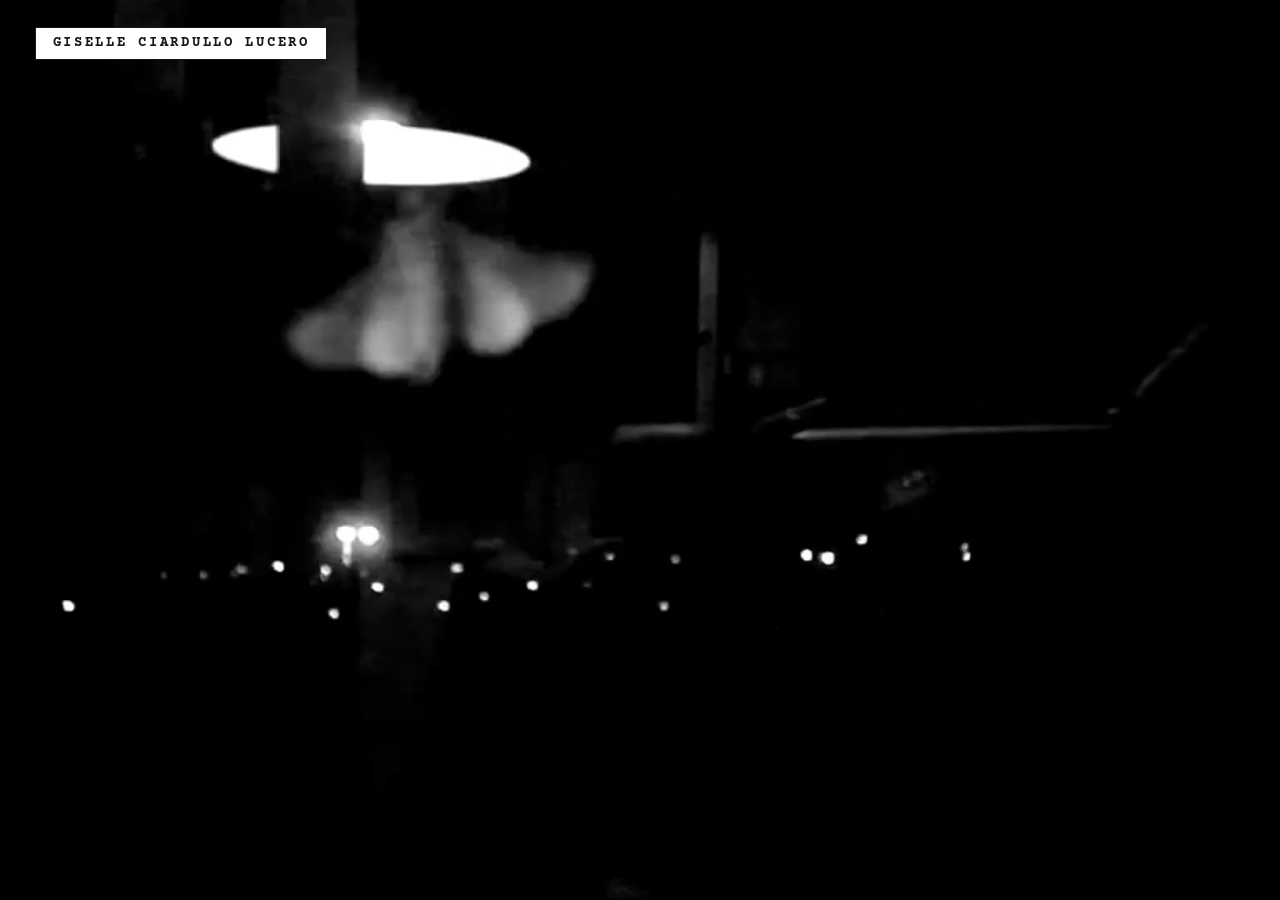
<file: index.html>
<!DOCTYPE html>
<html lang="es">
<head>
<meta charset="UTF-8">
<meta name="viewport" content="width=device-width, initial-scale=1.0">
<title>Giselle Ciardullo Lucero</title>
<link rel="icon" href="favicon.ico?v=1" sizes="16x16 32x32 48x48">
<link rel="icon" type="image/png" sizes="32x32" href="favicon-32.png?v=1">
<link rel="icon" type="image/png" sizes="48x48" href="favicon-48.png?v=1">
<link rel="apple-touch-icon" sizes="180x180" href="apple-touch-icon.png?v=1">
<meta property="og:type" content="website">
<meta property="og:site_name" content="Giselle Ciardullo Lucero">
<meta property="og:title" content="Giselle Ciardullo Lucero">
<meta property="og:url" content="https://giselleciardullolucero.github.io/GiselleCiardulloLuceroWeb/index.html">
<meta property="og:image" content="https://giselleciardullolucero.github.io/GiselleCiardulloLuceroWeb/imagenes/compartir-giselle-ciardullo-lucero.jpg">
<meta property="og:image:type" content="image/jpeg">
<meta property="og:image:width" content="1200">
<meta property="og:image:height" content="630">
<meta property="og:image:alt" content="Nombre Giselle Ciardullo Lucero sobre un fragmento horizontal de la obra P-05.">
<meta property="og:description" content="Giselle Ciardullo Lucero, artista.">
<meta name="twitter:card" content="summary_large_image">
<meta name="twitter:title" content="Giselle Ciardullo Lucero">
<meta name="twitter:image" content="https://giselleciardullolucero.github.io/GiselleCiardulloLuceroWeb/imagenes/compartir-giselle-ciardullo-lucero.jpg">
<meta name="twitter:image:alt" content="Nombre Giselle Ciardullo Lucero sobre un fragmento horizontal de la obra P-05.">
<meta name="twitter:description" content="Giselle Ciardullo Lucero, artista.">
<meta name="description" content="Giselle Ciardullo Lucero, artista.">
<meta name="referrer" content="strict-origin-when-cross-origin">
<link rel="preconnect" href="https://fonts.googleapis.com">
<link rel="preconnect" href="https://fonts.gstatic.com" crossorigin>
<link href="https://fonts.googleapis.com/css2?family=Courier+Prime:wght@400;700&display=swap" rel="stylesheet">
<link rel="stylesheet" href="CSS/style.css?v=10">
<link rel="stylesheet" href="CSS/video-prueba.css?v=11">
<script src="video-prueba.js?v=8" defer></script>
</head>
<body class="video-trial">
<div class="video-poster" aria-hidden="true" hidden></div>
<div class="video-background" id="video-background" aria-hidden="true"></div>
<header class="site-header">
  <h1 class="name" id="name">Giselle Ciardullo Lucero</h1>
  <span class="bio-connector" aria-hidden="true"></span>
  <a class="bio-link" href="bio.html" aria-label="Biografía de Giselle Ciardullo Lucero">Bio</a>
</header>

<!-- Vertical line from the name down to the social buttons -->
<div class="social-connector-v" id="social-connector-v"></div>

<!-- Social media buttons, stacked, starting below center -->
<nav class="social-buttons" id="social-buttons" aria-label="Enlaces y contacto">
  <a class="nav-btn" href="https://www.instagram.com/giselleciardullo/" target="_blank" rel="noopener">Instagram</a>
  <a class="nav-btn" href="https://www.youtube.com/@GiselleCiardulloL/videos" target="_blank" rel="noopener">YouTube</a>
  <a class="nav-btn" href="https://www.behance.net/giselleamab186" target="_blank" rel="noopener">Behance</a>
  <a class="nav-btn" href="contacto.html">Contacto</a>
</nav>

<section class="project-preview" id="project-preview" aria-label="Selección de obras de Proyecto P">
  <a class="project-preview-link" href="p.html" aria-label="Abrir la galería completa de Proyecto P">
    <img id="project-preview-image" src="imagenes/p-06.jpg" alt="Obra seleccionada de Proyecto P, 1 de 5">
  </a>
  <button class="project-preview-button project-preview-prev" id="project-preview-prev" type="button" aria-label="Obra anterior">&#10094;</button>
  <button class="project-preview-button project-preview-next" id="project-preview-next" type="button" aria-label="Obra siguiente">&#10095;</button>
</section>

<svg class="project-preview-connector" id="project-preview-connector" aria-hidden="true" focusable="false">
  <path id="project-preview-connector-path"></path>
</svg>

<aside class="video-trial-tools" aria-label="Controles de la prueba de vídeo" hidden>
  <a href="index.html">Ver portada actual</a>
  <p id="video-trial-status" role="status">Cargando prueba de fondo de vídeo…</p>
  <button id="video-trial-start" type="button" hidden>Reproducir fondo</button>
  <a id="video-trial-local" href="https://giselleciardullolucero.github.io/GiselleCiardulloLuceroWeb/index.html" hidden>Abrir la web publicada</a>
</aside>

<main class="index-screen" id="index-screen">
  <div class="index-layout">

   <!-- Left: Proyecto — P → Sketchbook P → Texto -->
    <div class="group-p">
      <!-- Título "Proyecto" con vídeo emergente -->
      <div class="proyecto-title-wrap" tabindex="0" aria-describedby="proyecto-video-help">
        <span class="proyecto-title">Proyecto P</span>
        <span class="sr-only" id="proyecto-video-help">Vista previa de vídeo al pasar el cursor o al recibir el foco.</span>
        <div class="proyecto-video" id="proyectoVideo"></div>
      </div>

      <div class="connector"></div>
      <a class="nav-btn btn-p" href="p.html">Galería</a>

      <div class="connector"></div>
      <a class="nav-btn" href="sketchbook-p.html">Sketchbook P</a>

      <div class="connector"></div>
      <a class="nav-btn" href="texto.html">Texto</a>
    </div>

   <!-- Right: 3 independent in column -->
    <div class="group-others">
      <div class="row-ilustracion">
        <a class="nav-btn" href="ilustracion.html">Ilustración</a>
        <div class="ilustracion-connector"></div>
        <a class="nav-btn btn-video" href="https://youtu.be/1vN2xd69WVY?si=h2ImT3Z01zpGPhif" target="_blank" rel="noopener">Aplastamiento de las gotas</a>
      </div>

      <a class="nav-btn" href="sketchbooks.html">Sketchbooks</a>
      <a class="nav-btn" href="obra2.html">Obra anterior</a>
    </div>

  </div>
</main>

<script src="script.js?v=10"></script>

<script>
  // ===== VÍDEO EMERGENTE EN "PROYECTO" =====
  const VIDEO_ID = '1seDTiGlVqs';

  const titleWrap = document.querySelector('.proyecto-title-wrap');
  const videoBox = document.getElementById('proyectoVideo');
  let videoLoaded = false;

  if (titleWrap && videoBox) {
    const loadPreview = () => {
      if (!videoLoaded) {
        const iframe = document.createElement('iframe');
        iframe.src = `https://www.youtube-nocookie.com/embed/${VIDEO_ID}?autoplay=1&mute=1&rel=0`;
        iframe.allow = 'accelerometer; autoplay; clipboard-write; encrypted-media; gyroscope; picture-in-picture; web-share';
        iframe.allowFullscreen = true;
        iframe.setAttribute('referrerpolicy', 'strict-origin-when-cross-origin');
        iframe.setAttribute('title', 'YouTube video player');
        iframe.setAttribute('frameborder', '0');
        videoBox.appendChild(iframe);
        videoLoaded = true;
      }
    };

    titleWrap.addEventListener('mouseenter', loadPreview);
    titleWrap.addEventListener('focus', loadPreview);
  }
</script>

</body>
</html>
</file>
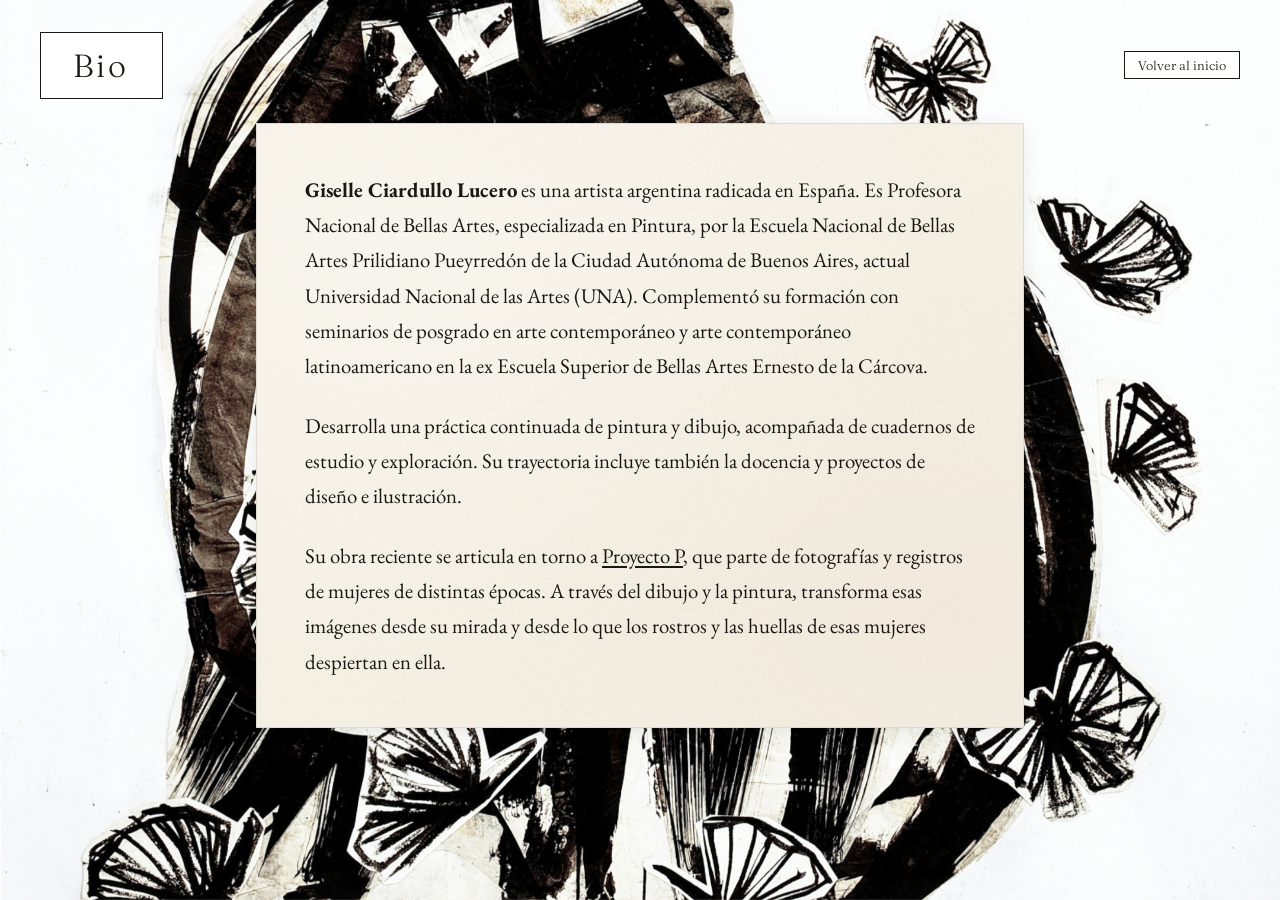
<file: bio.html>
<!DOCTYPE html>
<html lang="es">
<head>
  <meta charset="UTF-8" />
  <meta name="viewport" content="width=device-width, initial-scale=1.0" />
<title>Bio - Giselle Ciardullo Lucero</title>
<link rel="icon" href="favicon.ico?v=1" sizes="16x16 32x32 48x48">
<link rel="icon" type="image/png" sizes="32x32" href="favicon-32.png?v=1">
<link rel="icon" type="image/png" sizes="48x48" href="favicon-48.png?v=1">
<link rel="apple-touch-icon" sizes="180x180" href="apple-touch-icon.png?v=1">
  <meta property="og:type" content="website">
  <meta property="og:site_name" content="Giselle Ciardullo Lucero">
  <meta property="og:title" content="Bio - Giselle Ciardullo Lucero">
  <meta property="og:url" content="https://giselleciardullolucero.github.io/GiselleCiardulloLuceroWeb/bio.html">
  <meta property="og:image" content="https://giselleciardullolucero.github.io/GiselleCiardulloLuceroWeb/imagenes/compartir-giselle-ciardullo-lucero.jpg">
  <meta property="og:image:type" content="image/jpeg">
  <meta property="og:image:width" content="1200">
  <meta property="og:image:height" content="630">
  <meta property="og:image:alt" content="Nombre Giselle Ciardullo Lucero sobre un fragmento horizontal de la obra P-05.">
<meta property="og:description" content="Biografía de Giselle Ciardullo Lucero, artista argentina radicada en España. Su formación, su práctica de pintura y dibujo y su proyecto reciente, Proyecto P.">
  <meta name="twitter:card" content="summary_large_image">
  <meta name="twitter:title" content="Bio - Giselle Ciardullo Lucero">
  <meta name="twitter:image" content="https://giselleciardullolucero.github.io/GiselleCiardulloLuceroWeb/imagenes/compartir-giselle-ciardullo-lucero.jpg">
  <meta name="twitter:image:alt" content="Nombre Giselle Ciardullo Lucero sobre un fragmento horizontal de la obra P-05.">
<meta name="twitter:description" content="Biografía de Giselle Ciardullo Lucero, artista argentina radicada en España. Su formación, su práctica de pintura y dibujo y su proyecto reciente, Proyecto P.">
<meta name="description" content="Biografía de Giselle Ciardullo Lucero, artista argentina radicada en España. Su formación, su práctica de pintura y dibujo y su proyecto reciente, Proyecto P." />
  <link rel="preconnect" href="https://fonts.googleapis.com" />
  <link rel="preconnect" href="https://fonts.gstatic.com" crossorigin />
  <link href="https://fonts.googleapis.com/css2?family=Fraunces:ital,opsz,wght@0,9..144,300;1,9..144,300&amp;display=swap" rel="stylesheet" />
  <link href="https://fonts.googleapis.com/css2?family=EB+Garamond:ital,wght@0,400;0,700;1,400&amp;display=swap" rel="stylesheet" />
  <link rel="stylesheet" href="CSS/texto.css" />
  <link rel="stylesheet" href="CSS/bio.css?v=1" />
</head>
<body class="bio-page">
  <header class="header">
    <h1 id="bio-title">Bio</h1>
    <a href="index.html" class="back-link">Volver al inicio</a>
  </header>

  <main class="text-container">
    <article aria-labelledby="bio-title">
      <div class="statement-body">
        <p><strong>Giselle Ciardullo Lucero</strong> es una artista argentina radicada en España. Es Profesora Nacional de Bellas Artes, especializada en Pintura, por la Escuela Nacional de Bellas Artes Prilidiano Pueyrredón de la Ciudad Autónoma de Buenos Aires, actual Universidad Nacional de las Artes (UNA). Complementó su formación con seminarios de posgrado en arte contemporáneo y arte contemporáneo latinoamericano en la ex Escuela Superior de Bellas Artes Ernesto de la Cárcova.</p>

        <p>Desarrolla una práctica continuada de pintura y dibujo, acompañada de cuadernos de estudio y exploración. Su trayectoria incluye también la docencia y proyectos de diseño e ilustración.</p>

        <p>Su obra reciente se articula en torno a <a class="bio-project-link" href="texto.html">Proyecto P</a>, que parte de fotografías y registros de mujeres de distintas épocas. A través del dibujo y la pintura, transforma esas imágenes desde su mirada y desde lo que los rostros y las huellas de esas mujeres despiertan en ella.</p>
      </div>
    </article>
  </main>
</body>
</html>
</file>
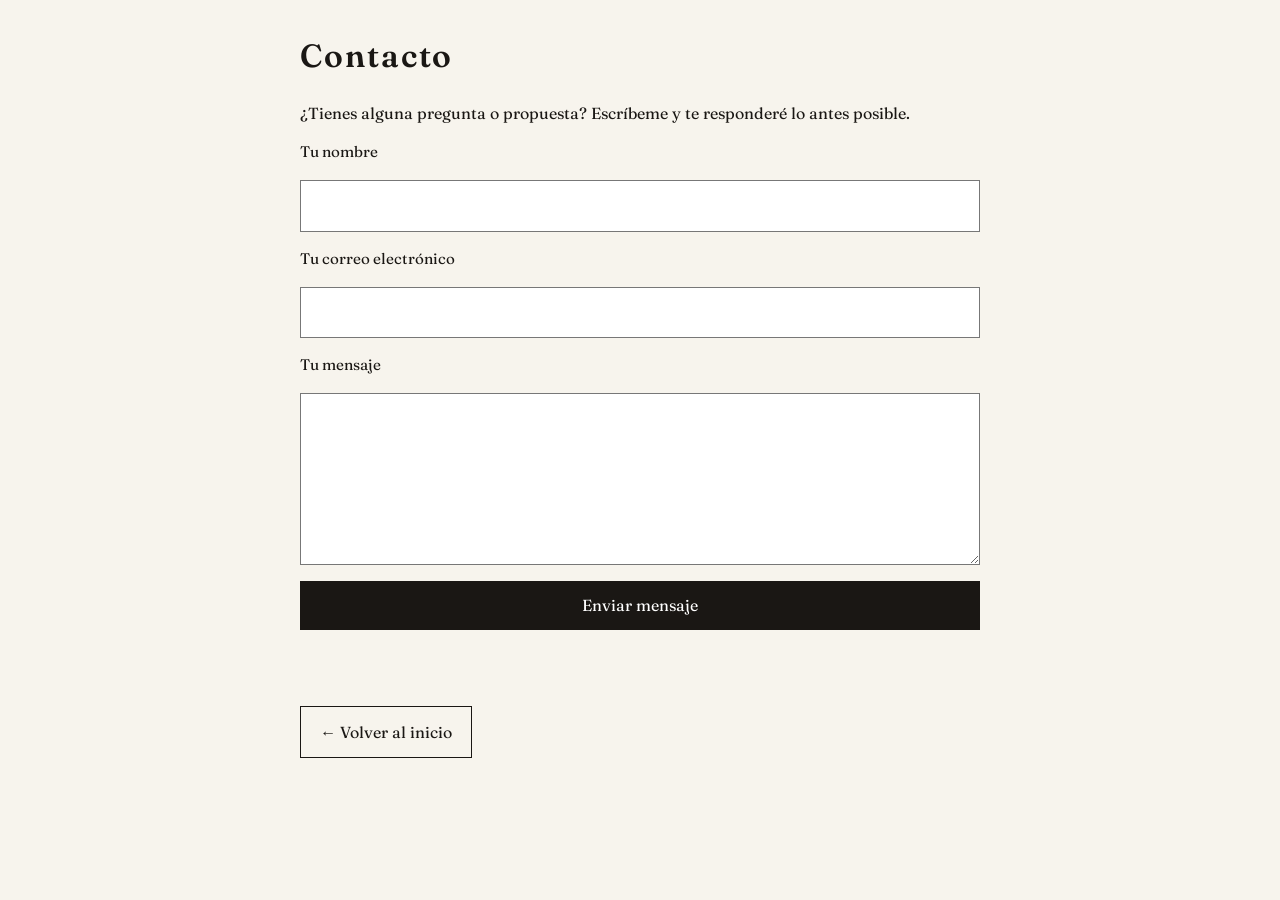
<file: contacto.html>
<!DOCTYPE html>
<html lang="es">
<head>
    <meta charset="UTF-8">
    <meta name="viewport" content="width=device-width, initial-scale=1.0">
<title>Contacto - Giselle Ciardullo Lucero</title>
<link rel="icon" href="favicon.ico?v=1" sizes="16x16 32x32 48x48">
<link rel="icon" type="image/png" sizes="32x32" href="favicon-32.png?v=1">
<link rel="icon" type="image/png" sizes="48x48" href="favicon-48.png?v=1">
<link rel="apple-touch-icon" sizes="180x180" href="apple-touch-icon.png?v=1">
    <meta property="og:type" content="website">
    <meta property="og:site_name" content="Giselle Ciardullo Lucero">
    <meta property="og:title" content="Contacto - Giselle Ciardullo Lucero">
    <meta property="og:url" content="https://giselleciardullolucero.github.io/GiselleCiardulloLuceroWeb/contacto.html">
    <meta property="og:image" content="https://giselleciardullolucero.github.io/GiselleCiardulloLuceroWeb/imagenes/compartir-giselle-ciardullo-lucero.jpg">
    <meta property="og:image:type" content="image/jpeg">
    <meta property="og:image:width" content="1200">
    <meta property="og:image:height" content="630">
    <meta property="og:image:alt" content="Nombre Giselle Ciardullo Lucero sobre un fragmento horizontal de la obra P-05.">
<meta property="og:description" content="Contacta con Giselle Ciardullo Lucero para consultas sobre su obra, propuestas de exposición y otros proyectos artísticos.">
    <meta name="twitter:card" content="summary_large_image">
    <meta name="twitter:title" content="Contacto - Giselle Ciardullo Lucero">
    <meta name="twitter:image" content="https://giselleciardullolucero.github.io/GiselleCiardulloLuceroWeb/imagenes/compartir-giselle-ciardullo-lucero.jpg">
    <meta name="twitter:image:alt" content="Nombre Giselle Ciardullo Lucero sobre un fragmento horizontal de la obra P-05.">
<meta name="twitter:description" content="Contacta con Giselle Ciardullo Lucero para consultas sobre su obra, propuestas de exposición y otros proyectos artísticos.">
<meta name="description" content="Contacta con Giselle Ciardullo Lucero para consultas sobre su obra, propuestas de exposición y otros proyectos artísticos.">
    <link rel="preconnect" href="https://fonts.googleapis.com">
    <link rel="preconnect" href="https://fonts.gstatic.com" crossorigin>
    <link href="https://fonts.googleapis.com/css2?family=Fraunces:opsz,wght@9..144,300;9..144,600&display=swap" rel="stylesheet">
    <style>
        body { font-family: 'Fraunces', serif; max-width: 680px; margin: 2rem auto; padding: 0 1rem; color:#1a1714; background:#f7f4ed; line-height:1.5; }
        h1 { font-weight:600; letter-spacing:.06em; }
        form { display: flex; flex-direction: column; gap: 1rem; }
        label { font-size:.95rem; }
        input, textarea { padding: 0.8rem; border: 1px solid #777; border-radius: 0; font:inherit; font-size: 1rem; }
        input:focus-visible, textarea:focus-visible, button:focus-visible, .back-home:focus-visible { outline:3px solid #c0392b; outline-offset:3px; }
        button { padding: 0.8rem; background: #1a1714; color: white; border: none; cursor: pointer; font:inherit; font-size: 1rem; }
        button:hover { background: #c0392b; }
        .back-home {
  display: inline-block;
  margin-top: 1rem;
  padding: 0.8rem 1.2rem;
  background: transparent;
  color: #1a1714;
  border: 1px solid #1a1714;
  text-decoration: none;
  font-size: 1rem;
  text-align: center;
  transition: background 0.2s, color 0.2s;
}
.back-home:hover {
  background: #1a1714;
  color: #ffffff;
}
        .form-status { min-height:1.5em; margin-top:.25rem; }
    </style>
</head>
<body>
    <h1>Contacto</h1>
    <p>¿Tienes alguna pregunta o propuesta? Escríbeme y te responderé lo antes posible.</p>

    <form action="https://formsubmit.co/ajax/giselleamarilla@gmail.com" method="POST">
        <label for="name">Tu nombre</label>
        <input id="name" type="text" name="name" autocomplete="name" required>
        <label for="email">Tu correo electrónico</label>
        <input id="email" type="email" name="email" autocomplete="email" required>
        <label for="message">Tu mensaje</label>
        <textarea id="message" name="message" rows="6" required></textarea>
        
        <!-- Campos ocultos para personalizar FormSubmit -->
        <input type="hidden" name="_subject" value="Nuevo mensaje desde la web">
        <input type="hidden" name="_captcha" value="false">
        
        <button type="submit">Enviar mensaje</button>
        <p class="form-status" role="status" aria-live="polite"></p>
    </form>
    <a href="index.html" class="back-home">← Volver al inicio</a>

    <script src="contacto.js?v=1" defer></script>
</body>
</html>
</file>
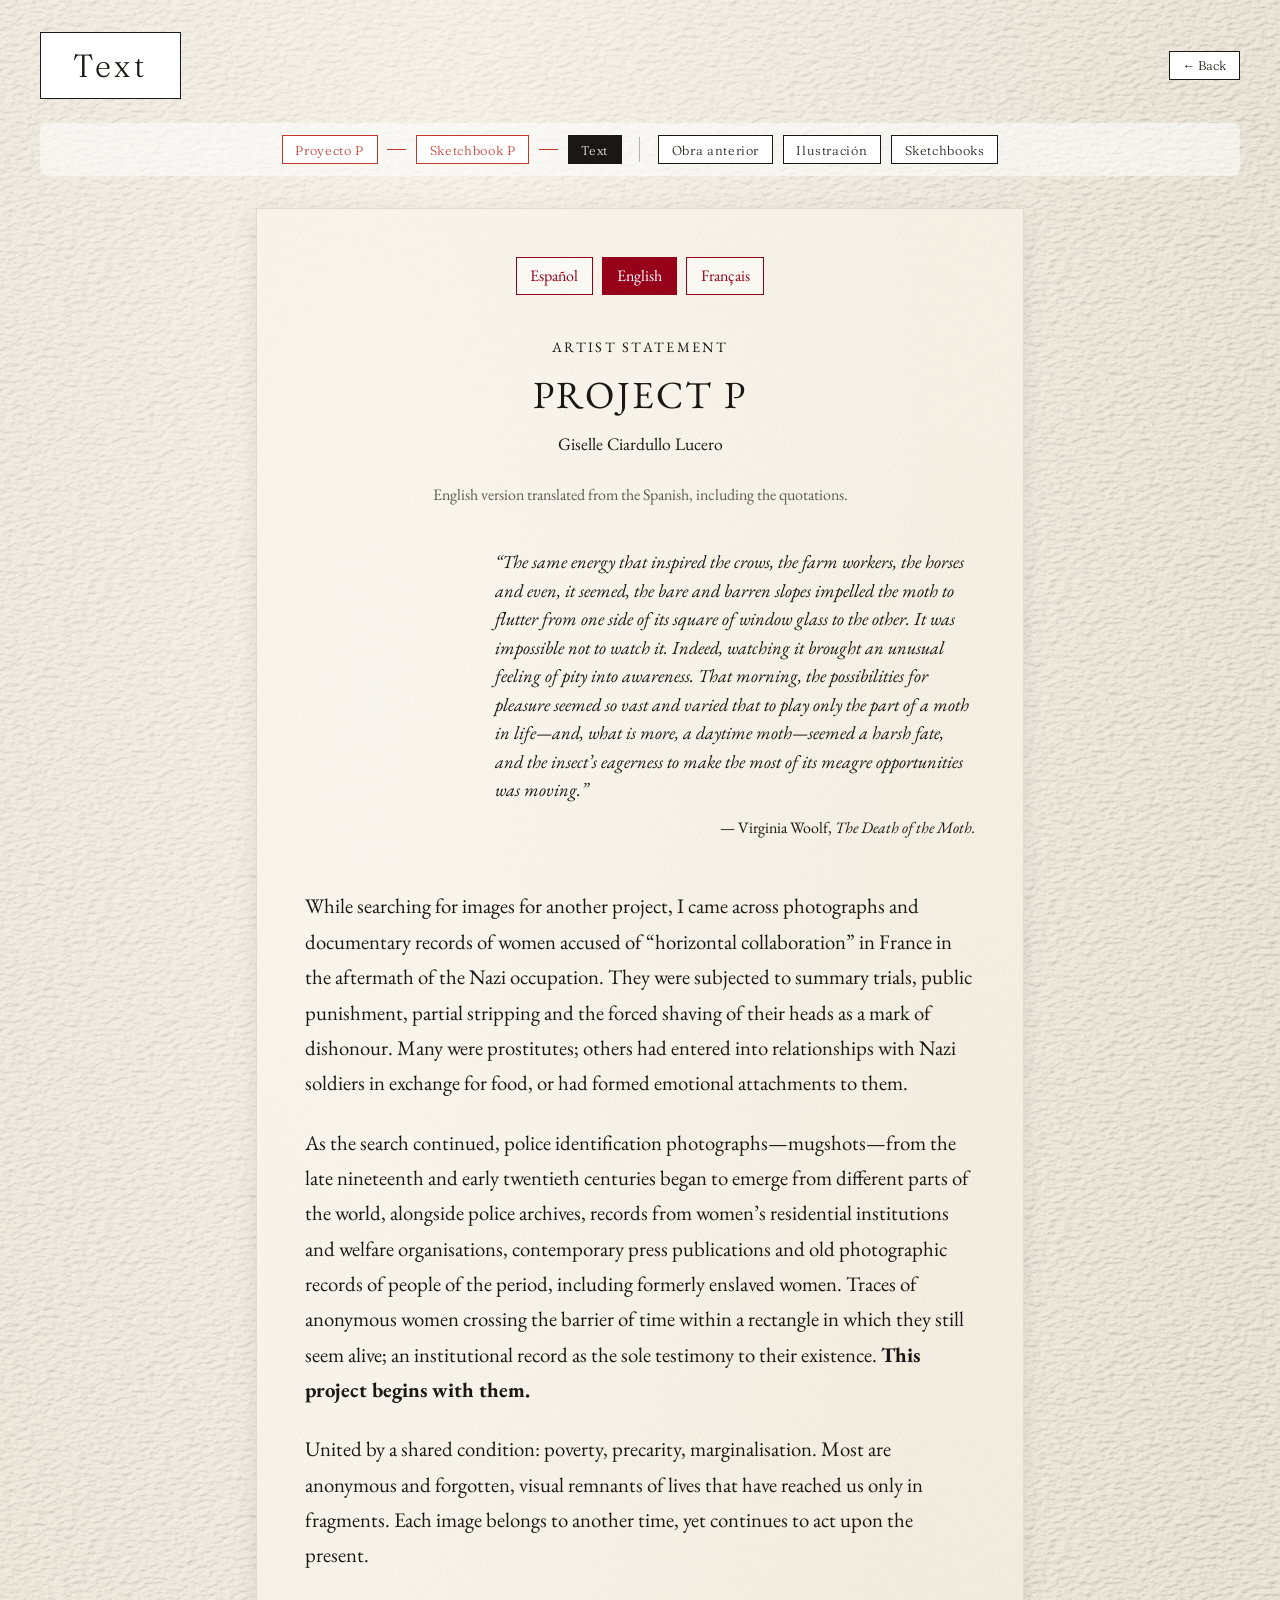
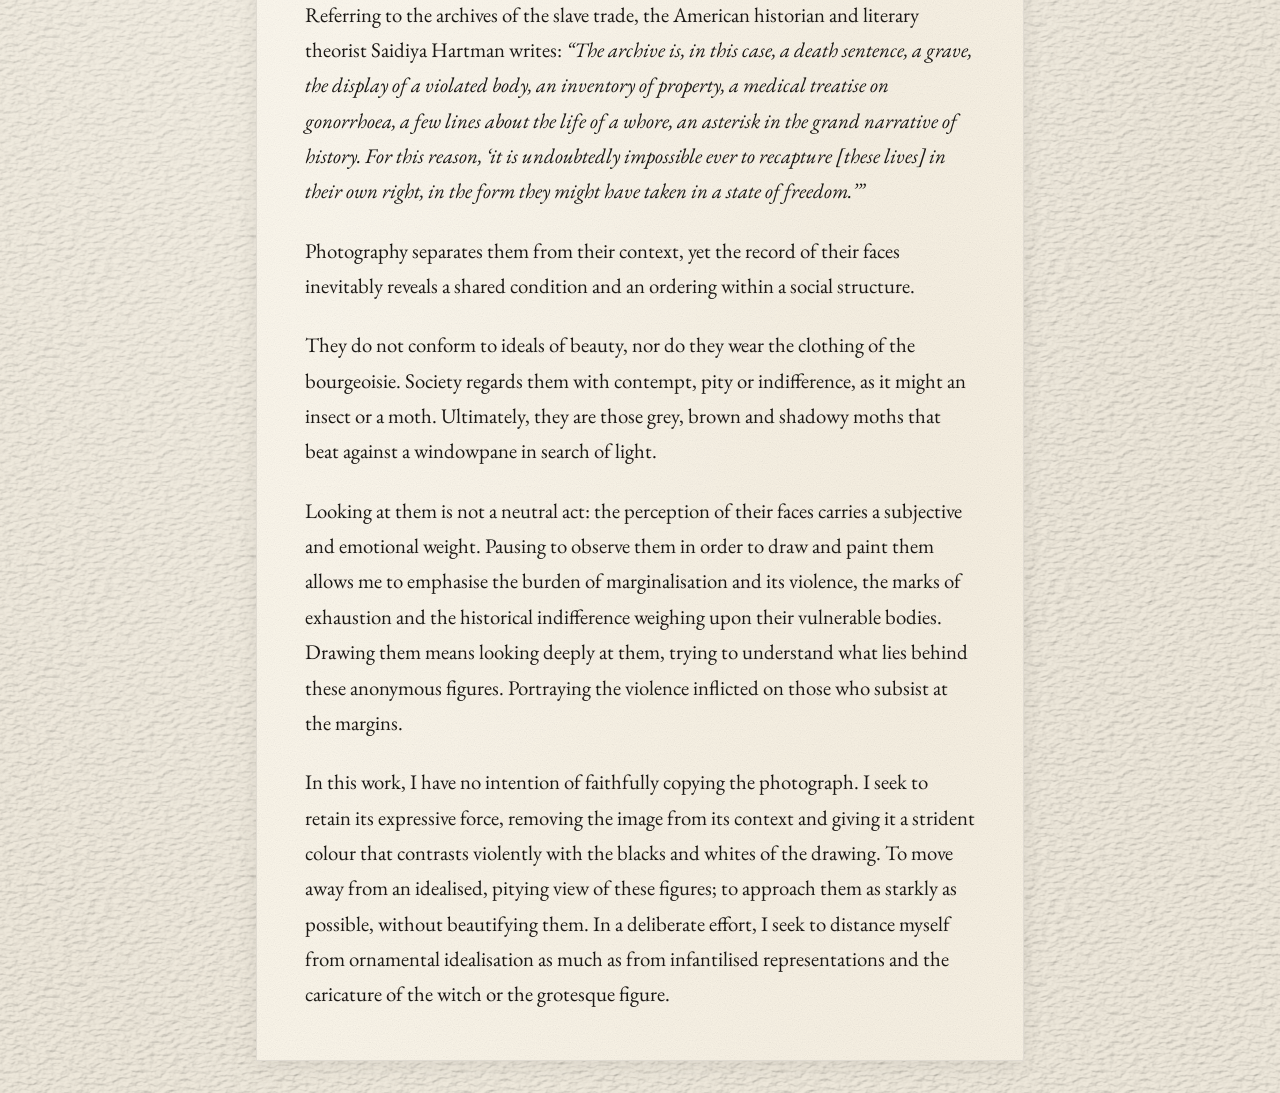
<file: texto-en.html>
<!DOCTYPE html>
<html lang="en">
<head>
  <meta charset="UTF-8" />
  <meta name="viewport" content="width=device-width, initial-scale=1.0" />
<title>Project P Statement - Giselle Ciardullo Lucero</title>
<meta name="description" content="Giselle Ciardullo Lucero introduces Project P and her approach to images of women from different periods through drawing and painting.">
<meta property="og:description" content="Giselle Ciardullo Lucero introduces Project P and her approach to images of women from different periods through drawing and painting.">
<meta name="twitter:description" content="Giselle Ciardullo Lucero introduces Project P and her approach to images of women from different periods through drawing and painting.">
<link rel="icon" href="favicon.ico?v=1" sizes="16x16 32x32 48x48">
<link rel="icon" type="image/png" sizes="32x32" href="favicon-32.png?v=1">
<link rel="icon" type="image/png" sizes="48x48" href="favicon-48.png?v=1">
<link rel="apple-touch-icon" sizes="180x180" href="apple-touch-icon.png?v=1">
  <meta property="og:type" content="website">
  <meta property="og:site_name" content="Giselle Ciardullo Lucero">
  <meta property="og:title" content="Project P Statement - Giselle Ciardullo Lucero">
  <meta property="og:url" content="https://giselleciardullolucero.github.io/GiselleCiardulloLuceroWeb/texto-en.html">
  <meta property="og:image" content="https://giselleciardullolucero.github.io/GiselleCiardulloLuceroWeb/imagenes/compartir-giselle-ciardullo-lucero.jpg">
  <meta property="og:image:type" content="image/jpeg">
  <meta property="og:image:width" content="1200">
  <meta property="og:image:height" content="630">
  <meta property="og:image:alt" content="The name Giselle Ciardullo Lucero over a horizontal detail of artwork P-05.">
  <meta name="twitter:card" content="summary_large_image">
  <meta name="twitter:title" content="Project P Statement - Giselle Ciardullo Lucero">
  <meta name="twitter:image" content="https://giselleciardullolucero.github.io/GiselleCiardulloLuceroWeb/imagenes/compartir-giselle-ciardullo-lucero.jpg">
  <meta name="twitter:image:alt" content="The name Giselle Ciardullo Lucero over a horizontal detail of artwork P-05.">
  <link rel="preconnect" href="https://fonts.googleapis.com" />
  <link rel="preconnect" href="https://fonts.gstatic.com" crossorigin />
  <link href="https://fonts.googleapis.com/css2?family=Fraunces:ital,opsz,wght@0,9..144,300;1,9..144,300&display=swap" rel="stylesheet" />
  <link href="https://fonts.googleapis.com/css2?family=EB+Garamond:ital,wght@0,400;0,700;1,400&display=swap" rel="stylesheet" />
  <link rel="stylesheet" href="CSS/texto.css" />
  <link rel="alternate" hreflang="es" href="texto.html" />
  <link rel="alternate" hreflang="en" href="texto-en.html" />
  <link rel="alternate" hreflang="fr" href="texto-fr.html" />
</head>
<body>

  <header class="header">
    <h1>Text</h1>
    <a href="index.html" class="back-link">← Back</a>
  </header>

  <!-- ===== BARRA DE NAVEGACIÓN ENTRE GALERÍAS ===== -->
  <nav class="gallery-nav">
    <!-- Grupo Proyecto P (acento rojo) -->
    <a href="p.html" class="nav-btn accent">Proyecto P</a>
    <span class="nav-connector"></span>
    <a href="sketchbook-p.html" class="nav-btn accent">Sketchbook P</a>
    <span class="nav-connector"></span>
    <a href="texto-en.html" class="nav-btn accent active" aria-current="page">Text</a>

    <span class="nav-divider"></span>

    <!-- Resto de galerías -->
    <a href="obra2.html" class="nav-btn">Obra anterior</a>
    <a href="ilustracion.html" class="nav-btn">Ilustración</a>
    <a href="sketchbooks.html" class="nav-btn">Sketchbooks</a>
  </nav>

  <main class="text-container">
    <nav class="language-selector" aria-label="Text language">
      <a class="language-link" href="texto.html" hreflang="es" lang="es">Español</a>
      <a class="language-link" href="texto-en.html" hreflang="en" lang="en" aria-current="page">English</a>
      <a class="language-link" href="texto-fr.html" hreflang="fr" lang="fr">Français</a>
    </nav>
    <article aria-labelledby="statement-title">
      <header class="statement-heading">
        <p class="statement-label">ARTIST STATEMENT</p>
        <h2 id="statement-title">PROJECT P</h2>
        <p class="statement-author">Giselle Ciardullo Lucero</p>
      </header>
      <p class="translation-note">English version translated from the Spanish, including the quotations.</p>

      <figure class="statement-epigraph">
        <blockquote>
          <p>“The same energy that inspired the crows, the farm workers, the horses and even, it seemed, the bare and barren slopes impelled the moth to flutter from one side of its square of window glass to the other. It was impossible not to watch it. Indeed, watching it brought an unusual feeling of pity into awareness. That morning, the possibilities for pleasure seemed so vast and varied that to play only the part of a moth in life—and, what is more, a daytime moth—seemed a harsh fate, and the insect’s eagerness to make the most of its meagre opportunities was moving.”</p>
        </blockquote>
        <figcaption>— Virginia Woolf, <cite>The Death of the Moth.</cite></figcaption>
      </figure>

      <div class="statement-body">
        <p>While searching for images for another project, I came across photographs and documentary records of women accused of “horizontal collaboration” in France in the aftermath of the Nazi occupation. They were subjected to summary trials, public punishment, partial stripping and the forced shaving of their heads as a mark of dishonour. Many were prostitutes; others had entered into relationships with Nazi soldiers in exchange for food, or had formed emotional attachments to them.</p>

        <p>As the search continued, police identification photographs—mugshots—from the late nineteenth and early twentieth centuries began to emerge from different parts of the world, alongside police archives, records from women’s residential institutions and welfare organisations, contemporary press publications and old photographic records of people of the period, including formerly enslaved women. Traces of anonymous women crossing the barrier of time within a rectangle in which they still seem alive; an institutional record as the sole testimony to their existence. <strong>This project begins with them.</strong></p>

        <p>United by a shared condition: poverty, precarity, marginalisation. Most are anonymous and forgotten, visual remnants of lives that have reached us only in fragments. Each image belongs to another time, yet continues to act upon the present.</p>

        <p>Referring to the archives of the slave trade, the American historian and literary theorist Saidiya Hartman writes: <em>“The archive is, in this case, a death sentence, a grave, the display of a violated body, an inventory of property, a medical treatise on gonorrhoea, a few lines about the life of a whore, an asterisk in the grand narrative of history. For this reason, ‘it is undoubtedly impossible ever to recapture [these lives] in their own right, in the form they might have taken in a state of freedom.’”</em></p>

        <p>Photography separates them from their context, yet the record of their faces inevitably reveals a shared condition and an ordering within a social structure.</p>

        <p>They do not conform to ideals of beauty, nor do they wear the clothing of the bourgeoisie. Society regards them with contempt, pity or indifference, as it might an insect or a moth. Ultimately, they are those grey, brown and shadowy moths that beat against a windowpane in search of light.</p>

        <p>Looking at them is not a neutral act: the perception of their faces carries a subjective and emotional weight. Pausing to observe them in order to draw and paint them allows me to emphasise the burden of marginalisation and its violence, the marks of exhaustion and the historical indifference weighing upon their vulnerable bodies. Drawing them means looking deeply at them, trying to understand what lies behind these anonymous figures. Portraying the violence inflicted on those who subsist at the margins.</p>

        <p>In this work, I have no intention of faithfully copying the photograph. I seek to retain its expressive force, removing the image from its context and giving it a strident colour that contrasts violently with the blacks and whites of the drawing. To move away from an idealised, pitying view of these figures; to approach them as starkly as possible, without beautifying them. In a deliberate effort, I seek to distance myself from ornamental idealisation as much as from infantilised representations and the caricature of the witch or the grotesque figure.</p>
      </div>
    </article>
  </main>

</body>
</html>
</file>
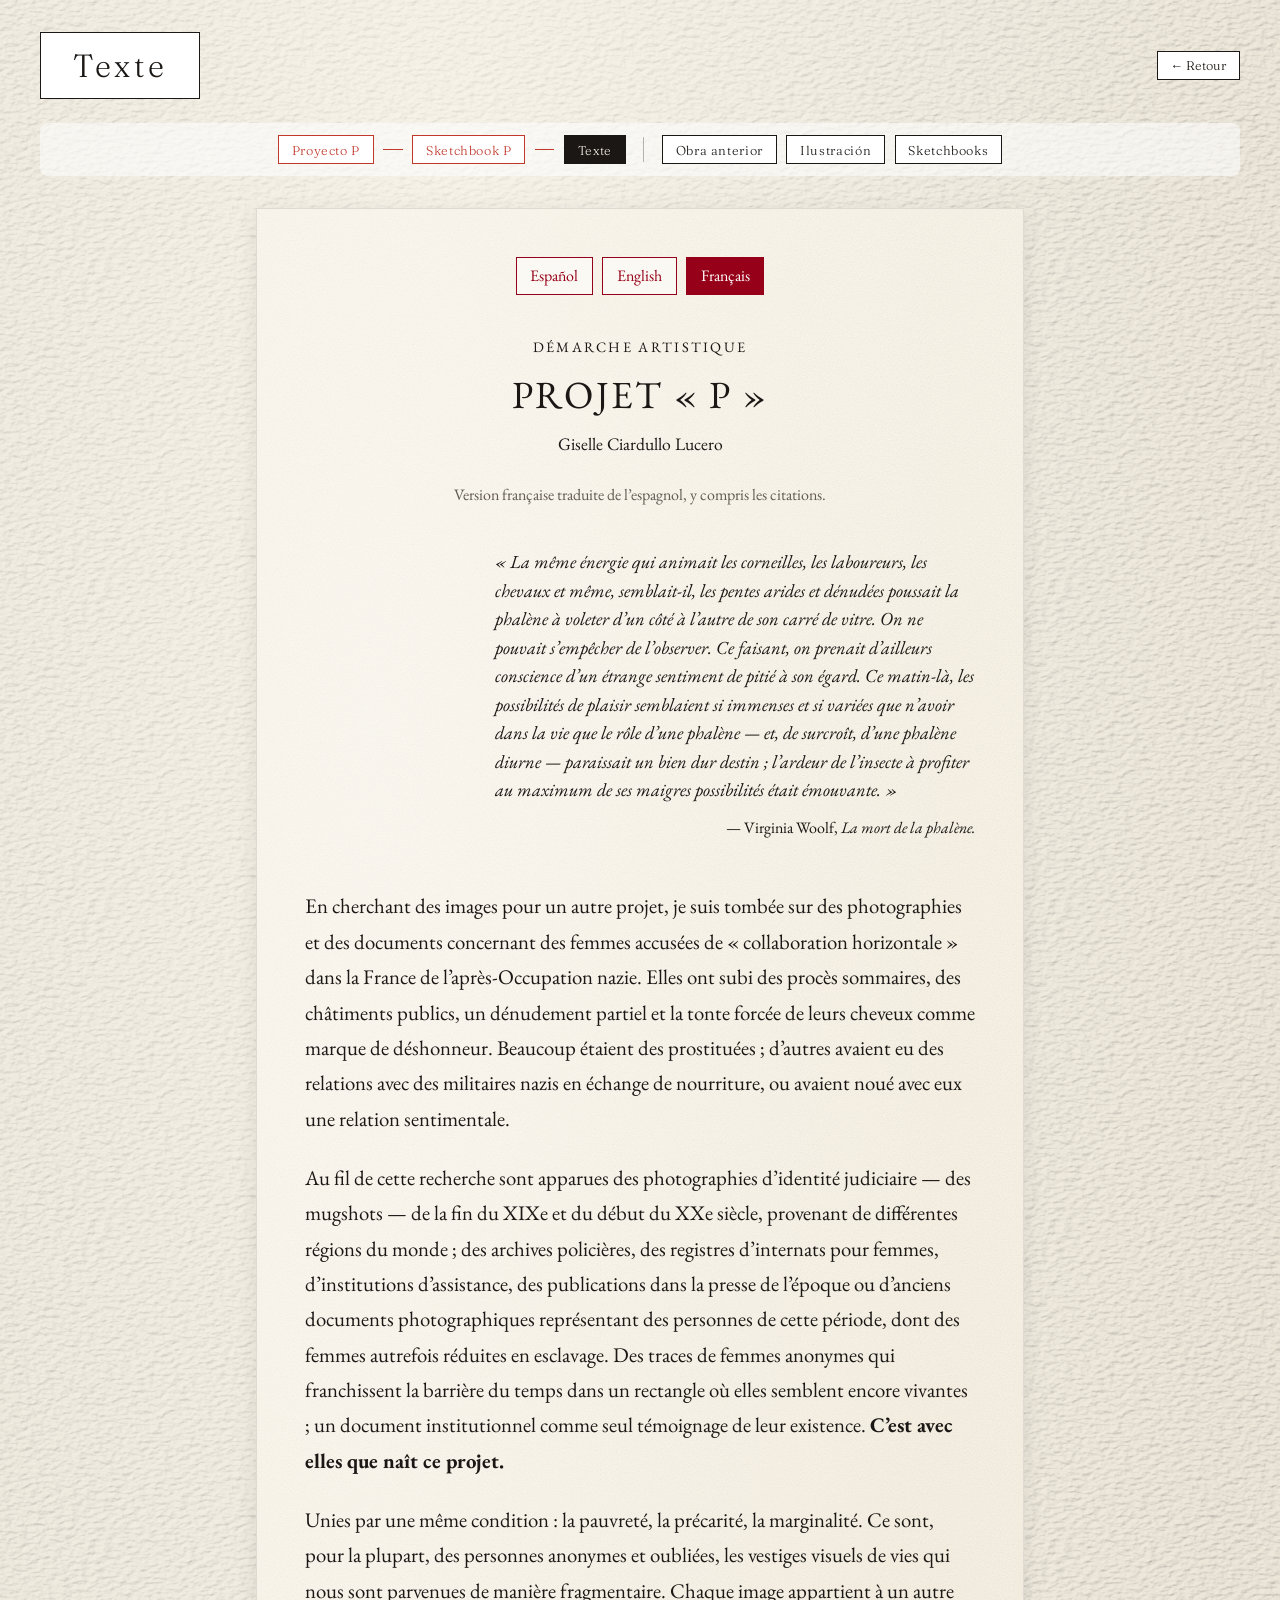
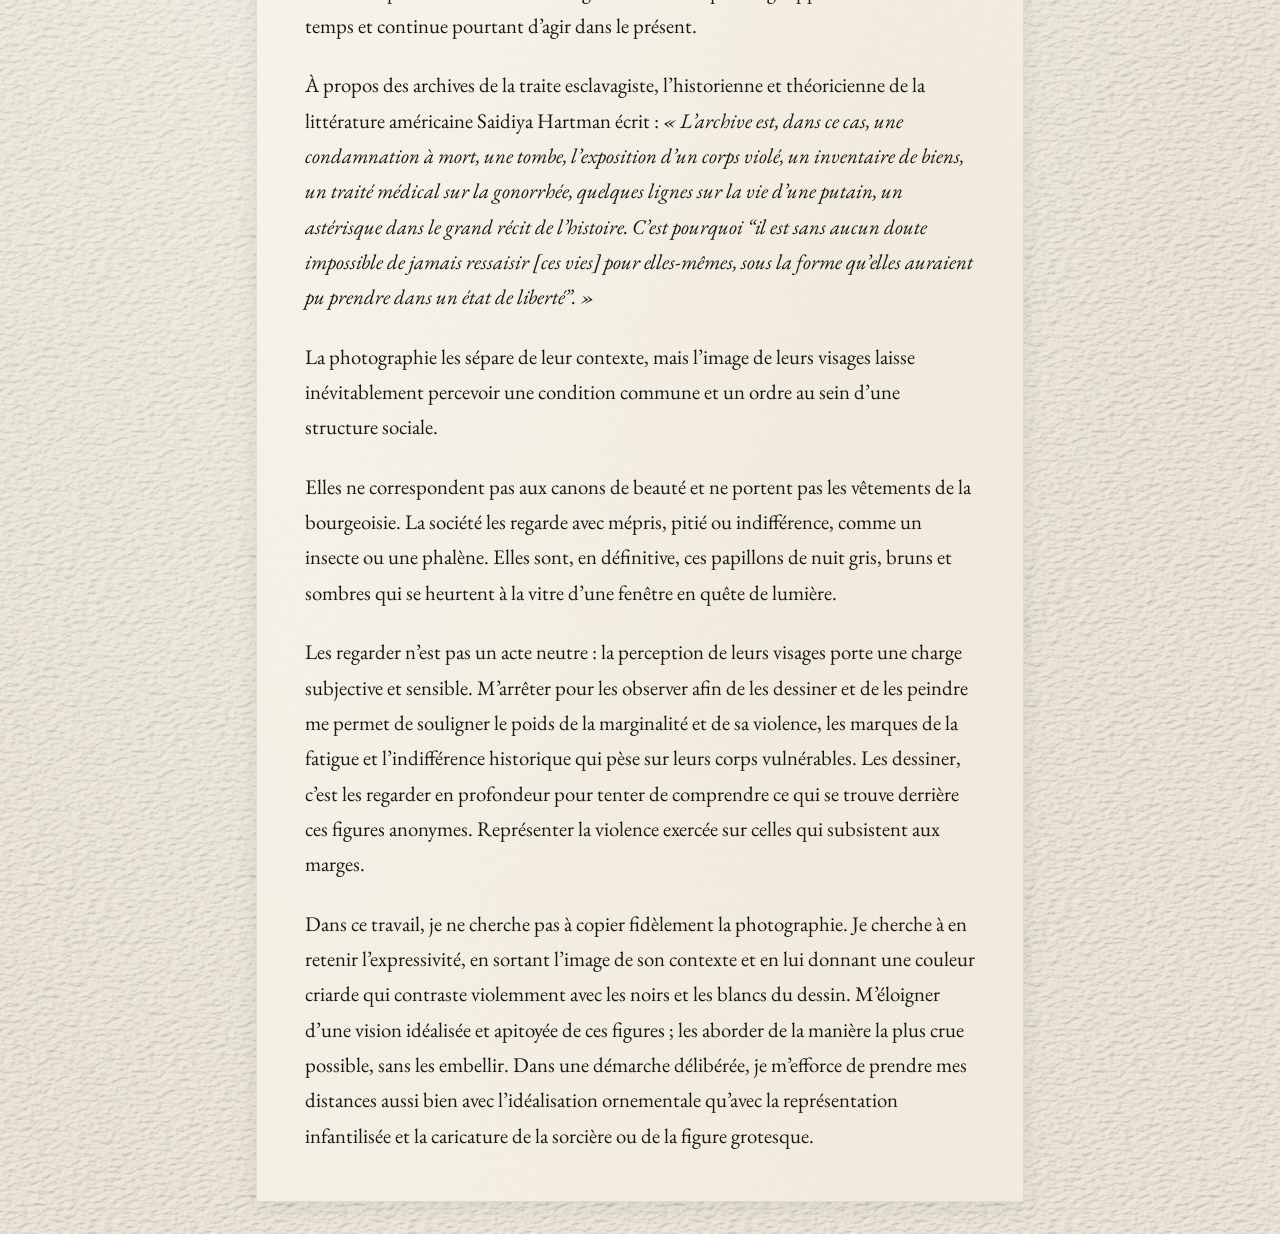
<file: texto-fr.html>
<!DOCTYPE html>
<html lang="fr">
<head>
  <meta charset="UTF-8" />
  <meta name="viewport" content="width=device-width, initial-scale=1.0" />
<title>Texte du projet P - Giselle Ciardullo Lucero</title>
<meta name="description" content="Giselle Ciardullo Lucero présente les origines du projet P et son approche des images de femmes de différentes époques par le dessin et la peinture.">
<meta property="og:description" content="Giselle Ciardullo Lucero présente les origines du projet P et son approche des images de femmes de différentes époques par le dessin et la peinture.">
<meta name="twitter:description" content="Giselle Ciardullo Lucero présente les origines du projet P et son approche des images de femmes de différentes époques par le dessin et la peinture.">
<link rel="icon" href="favicon.ico?v=1" sizes="16x16 32x32 48x48">
<link rel="icon" type="image/png" sizes="32x32" href="favicon-32.png?v=1">
<link rel="icon" type="image/png" sizes="48x48" href="favicon-48.png?v=1">
<link rel="apple-touch-icon" sizes="180x180" href="apple-touch-icon.png?v=1">
  <meta property="og:type" content="website">
  <meta property="og:site_name" content="Giselle Ciardullo Lucero">
  <meta property="og:title" content="Texte du projet P - Giselle Ciardullo Lucero">
  <meta property="og:url" content="https://giselleciardullolucero.github.io/GiselleCiardulloLuceroWeb/texto-fr.html">
  <meta property="og:image" content="https://giselleciardullolucero.github.io/GiselleCiardulloLuceroWeb/imagenes/compartir-giselle-ciardullo-lucero.jpg">
  <meta property="og:image:type" content="image/jpeg">
  <meta property="og:image:width" content="1200">
  <meta property="og:image:height" content="630">
  <meta property="og:image:alt" content="Le nom Giselle Ciardullo Lucero sur un détail horizontal de l’œuvre P-05.">
  <meta name="twitter:card" content="summary_large_image">
  <meta name="twitter:title" content="Texte du projet P - Giselle Ciardullo Lucero">
  <meta name="twitter:image" content="https://giselleciardullolucero.github.io/GiselleCiardulloLuceroWeb/imagenes/compartir-giselle-ciardullo-lucero.jpg">
  <meta name="twitter:image:alt" content="Le nom Giselle Ciardullo Lucero sur un détail horizontal de l’œuvre P-05.">
  <link rel="preconnect" href="https://fonts.googleapis.com" />
  <link rel="preconnect" href="https://fonts.gstatic.com" crossorigin />
  <link href="https://fonts.googleapis.com/css2?family=Fraunces:ital,opsz,wght@0,9..144,300;1,9..144,300&display=swap" rel="stylesheet" />
  <link href="https://fonts.googleapis.com/css2?family=EB+Garamond:ital,wght@0,400;0,700;1,400&display=swap" rel="stylesheet" />
  <link rel="stylesheet" href="CSS/texto.css" />
  <link rel="alternate" hreflang="es" href="texto.html" />
  <link rel="alternate" hreflang="en" href="texto-en.html" />
  <link rel="alternate" hreflang="fr" href="texto-fr.html" />
</head>
<body>

  <header class="header">
    <h1>Texte</h1>
    <a href="index.html" class="back-link">← Retour</a>
  </header>

  <!-- ===== BARRA DE NAVEGACIÓN ENTRE GALERÍAS ===== -->
  <nav class="gallery-nav">
    <!-- Grupo Proyecto P (acento rojo) -->
    <a href="p.html" class="nav-btn accent">Proyecto P</a>
    <span class="nav-connector"></span>
    <a href="sketchbook-p.html" class="nav-btn accent">Sketchbook P</a>
    <span class="nav-connector"></span>
    <a href="texto-fr.html" class="nav-btn accent active" aria-current="page">Texte</a>

    <span class="nav-divider"></span>

    <!-- Resto de galerías -->
    <a href="obra2.html" class="nav-btn">Obra anterior</a>
    <a href="ilustracion.html" class="nav-btn">Ilustración</a>
    <a href="sketchbooks.html" class="nav-btn">Sketchbooks</a>
  </nav>

  <main class="text-container">
    <nav class="language-selector" aria-label="Langue du texte">
      <a class="language-link" href="texto.html" hreflang="es" lang="es">Español</a>
      <a class="language-link" href="texto-en.html" hreflang="en" lang="en">English</a>
      <a class="language-link" href="texto-fr.html" hreflang="fr" lang="fr" aria-current="page">Français</a>
    </nav>
    <article aria-labelledby="statement-title">
      <header class="statement-heading">
        <p class="statement-label">DÉMARCHE ARTISTIQUE</p>
        <h2 id="statement-title">PROJET « P »</h2>
        <p class="statement-author">Giselle Ciardullo Lucero</p>
      </header>
      <p class="translation-note">Version française traduite de l’espagnol, y compris les citations.</p>

      <figure class="statement-epigraph">
        <blockquote>
          <p>« La même énergie qui animait les corneilles, les laboureurs, les chevaux et même, semblait-il, les pentes arides et dénudées poussait la phalène à voleter d’un côté à l’autre de son carré de vitre. On ne pouvait s’empêcher de l’observer. Ce faisant, on prenait d’ailleurs conscience d’un étrange sentiment de pitié à son égard. Ce matin-là, les possibilités de plaisir semblaient si immenses et si variées que n’avoir dans la vie que le rôle d’une phalène — et, de surcroît, d’une phalène diurne — paraissait un bien dur destin ; l’ardeur de l’insecte à profiter au maximum de ses maigres possibilités était émouvante. »</p>
        </blockquote>
        <figcaption>— Virginia Woolf, <cite>La mort de la phalène.</cite></figcaption>
      </figure>

      <div class="statement-body">
        <p>En cherchant des images pour un autre projet, je suis tombée sur des photographies et des documents concernant des femmes accusées de « collaboration horizontale » dans la France de l’après-Occupation nazie. Elles ont subi des procès sommaires, des châtiments publics, un dénudement partiel et la tonte forcée de leurs cheveux comme marque de déshonneur. Beaucoup étaient des prostituées ; d’autres avaient eu des relations avec des militaires nazis en échange de nourriture, ou avaient noué avec eux une relation sentimentale.</p>

        <p>Au fil de cette recherche sont apparues des photographies d’identité judiciaire — des mugshots — de la fin du XIXe et du début du XXe siècle, provenant de différentes régions du monde ; des archives policières, des registres d’internats pour femmes, d’institutions d’assistance, des publications dans la presse de l’époque ou d’anciens documents photographiques représentant des personnes de cette période, dont des femmes autrefois réduites en esclavage. Des traces de femmes anonymes qui franchissent la barrière du temps dans un rectangle où elles semblent encore vivantes ; un document institutionnel comme seul témoignage de leur existence. <strong>C’est avec elles que naît ce projet.</strong></p>

        <p>Unies par une même condition : la pauvreté, la précarité, la marginalité. Ce sont, pour la plupart, des personnes anonymes et oubliées, les vestiges visuels de vies qui nous sont parvenues de manière fragmentaire. Chaque image appartient à un autre temps et continue pourtant d’agir dans le présent.</p>

        <p>À propos des archives de la traite esclavagiste, l’historienne et théoricienne de la littérature américaine Saidiya Hartman écrit : <em>« L’archive est, dans ce cas, une condamnation à mort, une tombe, l’exposition d’un corps violé, un inventaire de biens, un traité médical sur la gonorrhée, quelques lignes sur la vie d’une putain, un astérisque dans le grand récit de l’histoire. C’est pourquoi “il est sans aucun doute impossible de jamais ressaisir [ces vies] pour elles-mêmes, sous la forme qu’elles auraient pu prendre dans un état de liberté”. »</em></p>

        <p>La photographie les sépare de leur contexte, mais l’image de leurs visages laisse inévitablement percevoir une condition commune et un ordre au sein d’une structure sociale.</p>

        <p>Elles ne correspondent pas aux canons de beauté et ne portent pas les vêtements de la bourgeoisie. La société les regarde avec mépris, pitié ou indifférence, comme un insecte ou une phalène. Elles sont, en définitive, ces papillons de nuit gris, bruns et sombres qui se heurtent à la vitre d’une fenêtre en quête de lumière.</p>

        <p>Les regarder n’est pas un acte neutre : la perception de leurs visages porte une charge subjective et sensible. M’arrêter pour les observer afin de les dessiner et de les peindre me permet de souligner le poids de la marginalité et de sa violence, les marques de la fatigue et l’indifférence historique qui pèse sur leurs corps vulnérables. Les dessiner, c’est les regarder en profondeur pour tenter de comprendre ce qui se trouve derrière ces figures anonymes. Représenter la violence exercée sur celles qui subsistent aux marges.</p>

        <p>Dans ce travail, je ne cherche pas à copier fidèlement la photographie. Je cherche à en retenir l’expressivité, en sortant l’image de son contexte et en lui donnant une couleur criarde qui contraste violemment avec les noirs et les blancs du dessin. M’éloigner d’une vision idéalisée et apitoyée de ces figures ; les aborder de la manière la plus crue possible, sans les embellir. Dans une démarche délibérée, je m’efforce de prendre mes distances aussi bien avec l’idéalisation ornementale qu’avec la représentation infantilisée et la caricature de la sorcière ou de la figure grotesque.</p>
      </div>
    </article>
  </main>

</body>
</html>
</file>
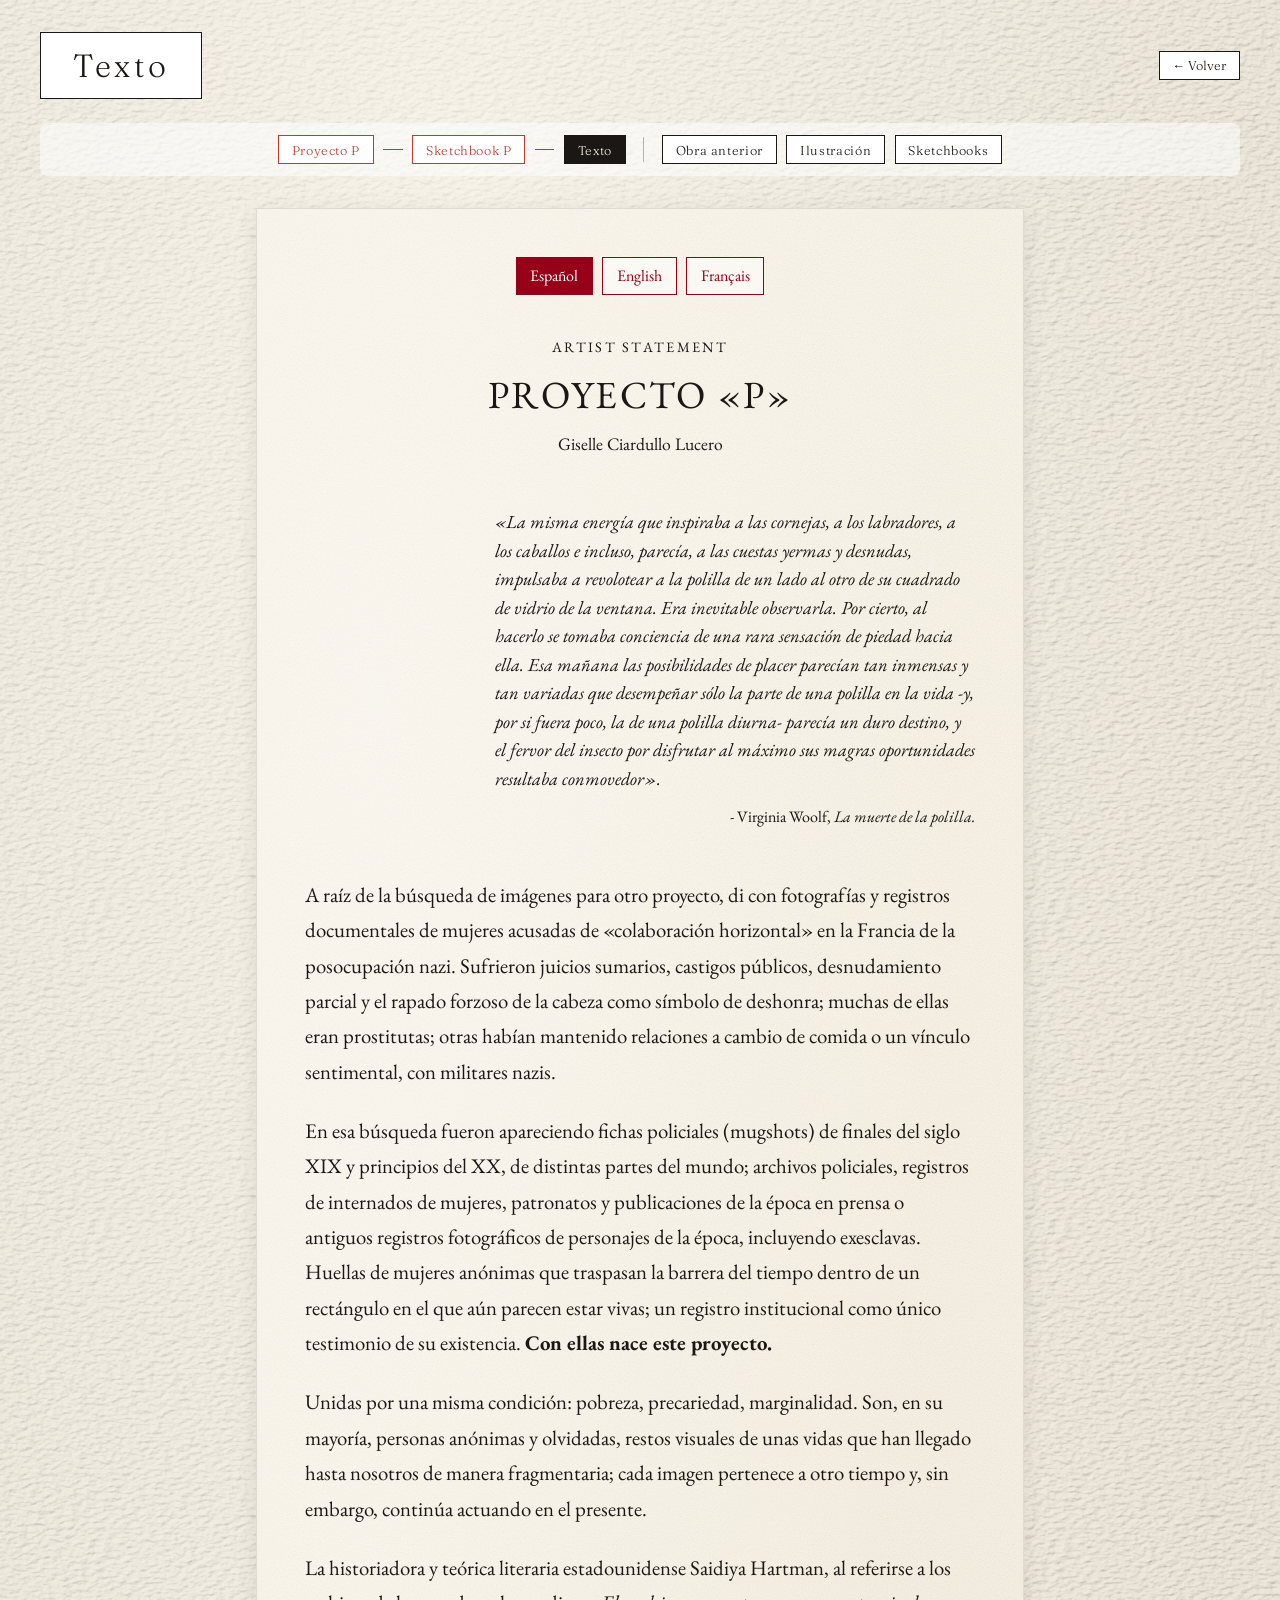
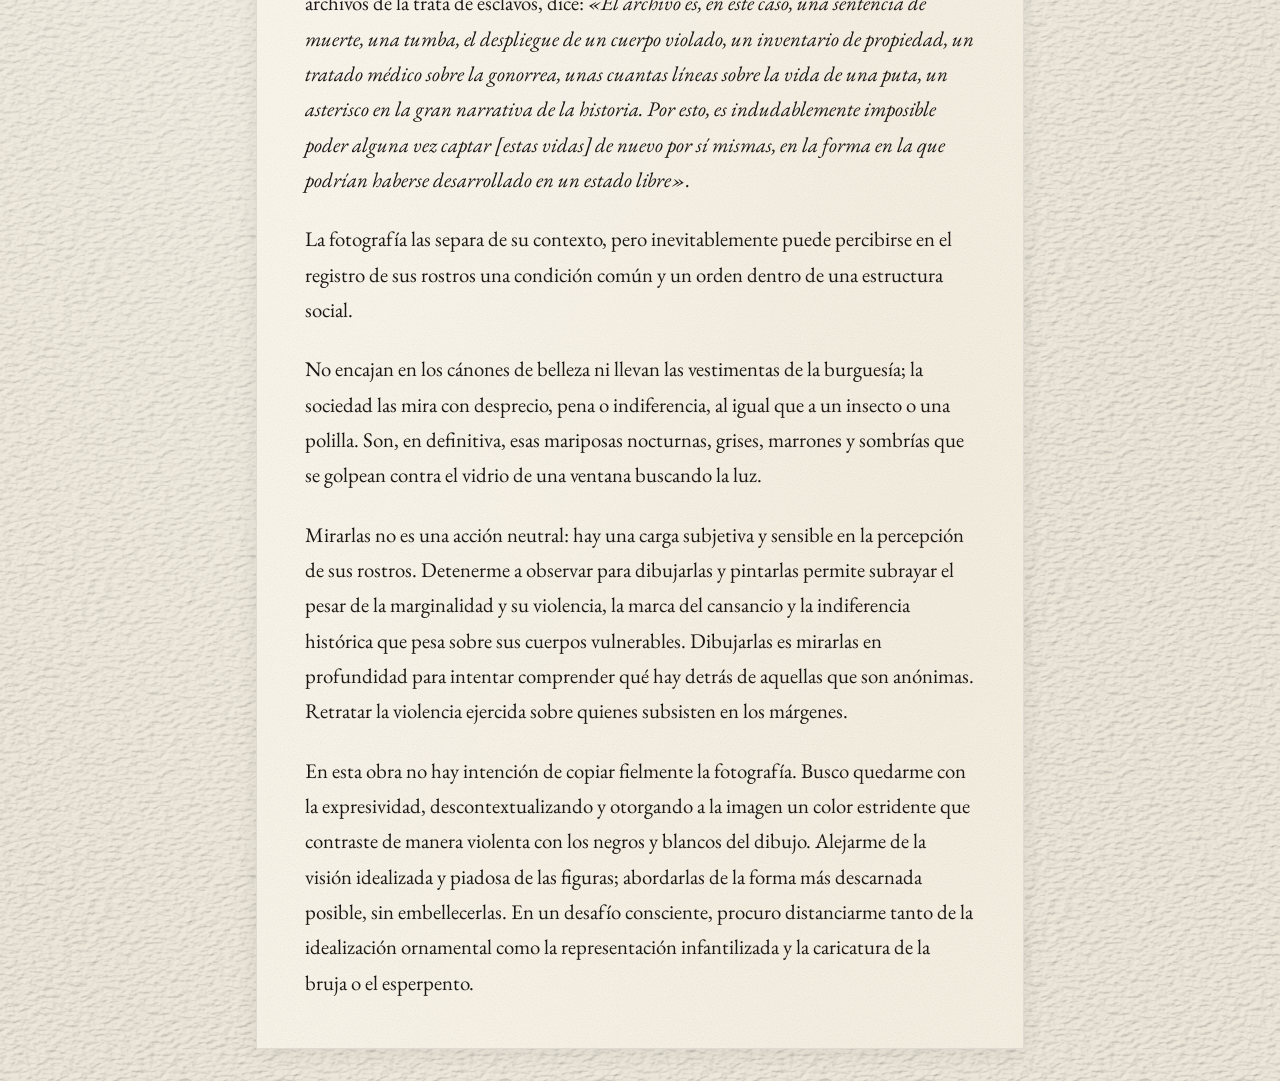
<file: texto.html>
<!DOCTYPE html>
<html lang="es">
<head>
  <meta charset="UTF-8" />
  <meta name="viewport" content="width=device-width, initial-scale=1.0" />
<title>Texto de Proyecto P - Giselle Ciardullo Lucero</title>
<meta name="description" content="Giselle Ciardullo Lucero presenta el origen de Proyecto P y su acercamiento, desde el dibujo y la pintura, a imágenes de mujeres de distintas épocas.">
<meta property="og:description" content="Giselle Ciardullo Lucero presenta el origen de Proyecto P y su acercamiento, desde el dibujo y la pintura, a imágenes de mujeres de distintas épocas.">
<meta name="twitter:description" content="Giselle Ciardullo Lucero presenta el origen de Proyecto P y su acercamiento, desde el dibujo y la pintura, a imágenes de mujeres de distintas épocas.">
<link rel="icon" href="favicon.ico?v=1" sizes="16x16 32x32 48x48">
<link rel="icon" type="image/png" sizes="32x32" href="favicon-32.png?v=1">
<link rel="icon" type="image/png" sizes="48x48" href="favicon-48.png?v=1">
<link rel="apple-touch-icon" sizes="180x180" href="apple-touch-icon.png?v=1">
  <meta property="og:type" content="website">
  <meta property="og:site_name" content="Giselle Ciardullo Lucero">
  <meta property="og:title" content="Texto de Proyecto P - Giselle Ciardullo Lucero">
  <meta property="og:url" content="https://giselleciardullolucero.github.io/GiselleCiardulloLuceroWeb/texto.html">
  <meta property="og:image" content="https://giselleciardullolucero.github.io/GiselleCiardulloLuceroWeb/imagenes/compartir-giselle-ciardullo-lucero.jpg">
  <meta property="og:image:type" content="image/jpeg">
  <meta property="og:image:width" content="1200">
  <meta property="og:image:height" content="630">
  <meta property="og:image:alt" content="Nombre Giselle Ciardullo Lucero sobre un fragmento horizontal de la obra P-05.">
  <meta name="twitter:card" content="summary_large_image">
  <meta name="twitter:title" content="Texto de Proyecto P - Giselle Ciardullo Lucero">
  <meta name="twitter:image" content="https://giselleciardullolucero.github.io/GiselleCiardulloLuceroWeb/imagenes/compartir-giselle-ciardullo-lucero.jpg">
  <meta name="twitter:image:alt" content="Nombre Giselle Ciardullo Lucero sobre un fragmento horizontal de la obra P-05.">
  <link rel="preconnect" href="https://fonts.googleapis.com" />
  <link rel="preconnect" href="https://fonts.gstatic.com" crossorigin />
  <link href="https://fonts.googleapis.com/css2?family=Fraunces:ital,opsz,wght@0,9..144,300;1,9..144,300&display=swap" rel="stylesheet" />
  <link href="https://fonts.googleapis.com/css2?family=EB+Garamond:ital,wght@0,400;0,700;1,400&display=swap" rel="stylesheet" />
  <link rel="stylesheet" href="CSS/texto.css" />
  <link rel="alternate" hreflang="es" href="texto.html" />
  <link rel="alternate" hreflang="en" href="texto-en.html" />
  <link rel="alternate" hreflang="fr" href="texto-fr.html" />
</head>
<body>

  <header class="header">
    <h1>Texto</h1>
    <a href="index.html" class="back-link">← Volver</a>
  </header>

  <!-- ===== BARRA DE NAVEGACIÓN ENTRE GALERÍAS ===== -->
  <nav class="gallery-nav">
    <!-- Grupo Proyecto P (acento rojo) -->
    <a href="p.html" class="nav-btn accent">Proyecto P</a>
    <span class="nav-connector"></span>
    <a href="sketchbook-p.html" class="nav-btn accent">Sketchbook P</a>
    <span class="nav-connector"></span>
    <a href="texto.html" class="nav-btn accent active">Texto</a>

    <span class="nav-divider"></span>

    <!-- Resto de galerías -->
    <a href="obra2.html" class="nav-btn">Obra anterior</a>
    <a href="ilustracion.html" class="nav-btn">Ilustración</a>
    <a href="sketchbooks.html" class="nav-btn">Sketchbooks</a>
  </nav>

  <main class="text-container">
    <nav class="language-selector" aria-label="Idioma del texto">
      <a class="language-link" href="texto.html" hreflang="es" lang="es" aria-current="page">Español</a>
      <a class="language-link" href="texto-en.html" hreflang="en" lang="en">English</a>
      <a class="language-link" href="texto-fr.html" hreflang="fr" lang="fr">Français</a>
    </nav>
    <article aria-labelledby="statement-title">
      <header class="statement-heading">
        <p class="statement-label">ARTIST STATEMENT</p>
        <h2 id="statement-title">PROYECTO «P»</h2>
        <p class="statement-author">Giselle Ciardullo Lucero</p>
      </header>

      <figure class="statement-epigraph">
        <blockquote>
          <p>«La misma energía que inspiraba a las cornejas, a los labradores, a los caballos e incluso, parecía, a las cuestas yermas y desnudas, impulsaba a revolotear a la polilla de un lado al otro de su cuadrado de vidrio de la ventana. Era inevitable observarla. Por cierto, al hacerlo se tomaba conciencia de una rara sensación de piedad hacia ella. Esa mañana las posibilidades de placer parecían tan inmensas y tan variadas que desempeñar sólo la parte de una polilla en la vida -y, por si fuera poco, la de una polilla diurna- parecía un duro destino, y el fervor del insecto por disfrutar al máximo sus magras oportunidades resultaba conmovedor».</p>
        </blockquote>
        <figcaption>- Virginia Woolf, <cite>La muerte de la polilla.</cite></figcaption>
      </figure>

      <div class="statement-body">
        <p>A raíz de la búsqueda de imágenes para otro proyecto, di con fotografías y registros documentales de mujeres acusadas de «colaboración horizontal» en la Francia de la posocupación nazi. Sufrieron juicios sumarios, castigos públicos, desnudamiento parcial y el rapado forzoso de la cabeza como símbolo de deshonra; muchas de ellas eran prostitutas; otras habían mantenido relaciones a cambio de comida o un vínculo sentimental, con militares nazis.</p>

        <p>En esa búsqueda fueron apareciendo fichas policiales (mugshots) de finales del siglo XIX y principios del XX, de distintas partes del mundo; archivos policiales, registros de internados de mujeres, patronatos y publicaciones de la época en prensa o antiguos registros fotográficos de personajes de la época, incluyendo exesclavas. Huellas de mujeres anónimas que traspasan la barrera del tiempo dentro de un rectángulo en el que aún parecen estar vivas; un registro institucional como único testimonio de su existencia. <strong>Con ellas nace este proyecto.</strong></p>

        <p>Unidas por una misma condición: pobreza, precariedad, marginalidad. Son, en su mayoría, personas anónimas y olvidadas, restos visuales de unas vidas que han llegado hasta nosotros de manera fragmentaria; cada imagen pertenece a otro tiempo y, sin embargo, continúa actuando en el presente.</p>

        <p>La historiadora y teórica literaria estadounidense Saidiya Hartman, al referirse a los archivos de la trata de esclavos, dice: <em>«El archivo es, en este caso, una sentencia de muerte, una tumba, el despliegue de un cuerpo violado, un inventario de propiedad, un tratado médico sobre la gonorrea, unas cuantas líneas sobre la vida de una puta, un asterisco en la gran narrativa de la historia. Por esto, es indudablemente imposible poder alguna vez captar [estas vidas] de nuevo por sí mismas, en la forma en la que podrían haberse desarrollado en un estado libre».</em></p>

        <p>La fotografía las separa de su contexto, pero inevitablemente puede percibirse en el registro de sus rostros una condición común y un orden dentro de una estructura social.</p>

        <p>No encajan en los cánones de belleza ni llevan las vestimentas de la burguesía; la sociedad las mira con desprecio, pena o indiferencia, al igual que a un insecto o una polilla. Son, en definitiva, esas mariposas nocturnas, grises, marrones y sombrías que se golpean contra el vidrio de una ventana buscando la luz.</p>

        <p>Mirarlas no es una acción neutral: hay una carga subjetiva y sensible en la percepción de sus rostros. Detenerme a observar para dibujarlas y pintarlas permite subrayar el pesar de la marginalidad y su violencia, la marca del cansancio y la indiferencia histórica que pesa sobre sus cuerpos vulnerables. Dibujarlas es mirarlas en profundidad para intentar comprender qué hay detrás de aquellas que son anónimas. Retratar la violencia ejercida sobre quienes subsisten en los márgenes.</p>

        <p>En esta obra no hay intención de copiar fielmente la fotografía. Busco quedarme con la expresividad, descontextualizando y otorgando a la imagen un color estridente que contraste de manera violenta con los negros y blancos del dibujo. Alejarme de la visión idealizada y piadosa de las figuras; abordarlas de la forma más descarnada posible, sin embellecerlas. En un desafío consciente, procuro distanciarme tanto de la idealización ornamental como la representación infantilizada y la caricatura de la bruja o el esperpento.</p>
      </div>
    </article>
  </main>

</body>
</html>
</file>
<file: CSS/style.css>
/* =========================================================
   ESTILOS DEL SITIO
========================================================= */

*,*::before,*::after{box-sizing:border-box;margin:0;padding:0;}
html,body{width:100%;height:100%;overflow:hidden;background:#d4cfc7;}

.sr-only{
  position:absolute;
  width:1px;
  height:1px;
  padding:0;
  margin:-1px;
  overflow:hidden;
  clip:rect(0,0,0,0);
  white-space:nowrap;
  border:0;
}

.name{
  position:fixed;
  top:clamp(1.2rem,3vh,2rem);
  left:clamp(1.2rem,3vw,2.2rem);
  z-index:30;
  font-family:'Courier Prime','Courier New',monospace;
  font-weight:700 !important;
  font-size:clamp(.8rem,1.4vw,1.05rem);
  letter-spacing:.16em;
  color:#1a1714;
  border:1px solid #1a1714;
  padding:.55em 1.2em;
  background:#ffffff;
  display:inline-block;
  white-space:nowrap;
}

/* INDEX SCREEN */
.index-screen{
  position:fixed;inset:0;
  z-index:20;
  display:flex;align-items:center;justify-content:center;
  opacity:0;pointer-events:none;
  transition:opacity 1.8s ease;
  background: rgba(242,236,225,0);
  padding-left:clamp(7rem, 20vw, 12rem);
  box-sizing:border-box;
}
.index-screen.show{
  opacity:1;pointer-events:auto;
  background: rgba(242,236,225,0);
}
.index-screen:has(.proyecto-title-wrap:hover),
.index-screen:has(.proyecto-title-wrap:focus-within){
  z-index:26;
}

/* ---- MODIFICADO: los bloques se apilan verticalmente ---- */
.index-layout{
  display:flex;
  flex-direction: column;
  align-items: flex-start;
  justify-content: center;
  gap: clamp(4.5rem, 11vw, 10rem);
  padding: 2.5rem;
  width:min(100%, 1200px);
  max-width:100%;
  position: relative;
  border-radius: 0px;
  box-shadow: 0 4px 20px rgba(0,0,0,0.08);
}

/* Fondo blanco traslúcido que ocupa todo el ancho de la pantalla */
.index-layout::before {
  content: '';
  position: absolute;
  top: 0;
  left: 50%;
  width: 100vw;
  height: 100%;
  background: rgba(245, 235, 220, 0);
  transform: translateX(-50%);
  z-index: -1;
  pointer-events: none;
  border-radius: 0px;
}
/* Grupo P + Sketchbook P (arriba) */
.group-p{
  display:flex;
  align-items:center;
  gap:0;
  flex-shrink:0;
  margin-left:clamp(1.75rem, 4.5vw, 4.5rem);
  transform:translateY(clamp(.75rem, 2vh, 1.5rem));
}
.btn-p{
  white-space:nowrap;
  font-weight:400!important;
}
 .group-p .nav-btn {
  font-weight:500;
  font-family:'Courier Prime','Courier New',monospace;
  border:4px solid #960018;
  padding:calc(.55em - 3px) calc(1.2em - 3px);
}

/* Línea entre P y Sketchbook P */
.connector {
  width: clamp(2rem,5vw,4rem);
  height: 4px;
  background: #960018;
  flex-shrink: 0;
}

/* Grupo del resto de galerías (abajo) */
.group-others{
  display:flex;
  flex-direction:column;
  align-items: flex-start;
  gap:clamp(1rem,2.5vh,1.8rem);
  align-self:flex-end;
  margin-right:clamp(.5rem, 4vw, 4rem);
}

/* All buttons share this style */
.nav-btn{
  font-family:'Courier Prime','Courier New',monospace;
  font-weight:400;
  font-size:clamp(.8rem,1.4vw,1.05rem);
  letter-spacing:.0.05em;
  color:#1a1714;
  text-decoration:none;
  border:1px solid #1a1714;
  padding:.55em 1.2em;
  background:#fff;
  display:inline-block;
  white-space:nowrap;
  transition: background .2s ease, color .2s ease;
  cursor:pointer;
}
.nav-btn:hover{
  background:#1a1714;
  color:#f2ece1;
}
.nav-btn:focus-visible,
.proyecto-title-wrap:focus-visible{
  outline:3px solid #c0392b;
  outline-offset:3px;
}
.group-p .nav-btn:focus-visible,
.proyecto-title-wrap:focus-visible{
  outline-color:#960018;
}

/* Name label top-left stays */
.name{
  position:fixed;
  top:clamp(1.2rem,3vh,2rem);
  left:clamp(1.2rem,3vw,2.2rem);
  z-index:30;
  font-family:'Courier Prime','Courier New',monospace;
  font-weight:300;
  font-size:clamp(.68rem,1.1vw,.85rem);
  letter-spacing:.2em;
  text-transform:uppercase;
  color:#1a1714;
  opacity:0;
  transition:opacity 1.6s ease .4s;
}
.name.show{opacity: 1;}

/* Acceso discreto a la biografía, conectado al nombre. */
.site-header{
  position:fixed;
  top:clamp(1.2rem,3vh,2rem);
  left:clamp(1.2rem,3vw,2.2rem);
  z-index:30;
  display:flex;
  align-items:center;
  width:max-content;
  max-width:calc(100% - 2 * clamp(1.2rem,3vw,2.2rem));
}
.site-header .name{
  position:static;
}
.bio-connector{
  flex:0 0 clamp(1rem,2vw,2rem);
  height:2px;
  background:#1a1714;
}
.bio-link{
  flex-shrink:0;
  font-family:'Courier Prime','Courier New',monospace;
  font-size:.875rem;
  font-weight:400;
  line-height:1.2;
  padding:.35em .65em;
  color:#1a1714;
  background:#fff;
  border:1px solid #1a1714;
  text-decoration:none;
}
.bio-link:hover{
  background:#1a1714;
  color:#fff;
}
.bio-link:focus-visible{
  outline:2px solid #1a1714;
  outline-offset:3px;
}
.bio-connector,
.bio-link{
  opacity:0;
  visibility:hidden;
  transition:opacity 1.8s ease, visibility 0s linear 1.8s;
}
.site-header.navigation-visible .bio-connector,
.site-header.navigation-visible .bio-link{
  opacity:1;
  visibility:visible;
  transition:opacity 1.8s ease, visibility 0s;
}

/* Vertical connector line coming down from the name */
.social-connector-v{
  position:fixed;
  left:clamp(1.2rem,3vw,2.2rem);
  top:calc(clamp(1.2rem,3vh,2rem) + 2.6em);
  width:1px;
  height:0;
  background:#1a1714;
  z-index:29;
  opacity:0;
  transition:height 1.4s ease .8s, opacity .6s ease .8s;
}
.social-connector-v.show{
  opacity:1;
  height:calc(50vh - clamp(1.2rem,3vh,2rem) - 2.6em);
}

/* Column of social buttons, starting below center, aligned with name */
.social-buttons{
  position:fixed;
  left:clamp(1.2rem,3vw,2.2rem);
  top:50vh;
  z-index:30;
  display:flex;
  flex-direction:column;
  gap:clamp(1rem,2.5vh,1.8rem);
  opacity:0;
  transform:translateY(-8px);
  transition:opacity 1.2s ease 1.6s, transform 1.2s ease 1.6s;
}
.social-buttons.show{
  opacity:1;
  transform:translateY(0);
}

/* Selección de Proyecto P: visible antes de la navegación principal */
.project-preview{
  position:fixed;
  left:clamp(16rem, 26vw, 28rem);
  top:68%;
  z-index:25;
  width:clamp(16rem, 21vw, 20rem);
  aspect-ratio:1;
  background:#000;
  border:1px solid #000;
  box-shadow:0 8px 24px rgba(0,0,0,.22);
  opacity:0;
  pointer-events:none;
  transform:translateY(-50%);
  transition:opacity 1.4s ease;
}
.project-preview.show{
  opacity:1;
  pointer-events:auto;
  transform:translateY(-50%);
}
.project-preview-connector{
  position:fixed;
  inset:0;
  z-index:26;
  width:100vw;
  height:100vh;
  overflow:visible;
  pointer-events:none;
  opacity:0;
  transition:opacity .2s ease;
}
.project-preview-connector.show{
  opacity:1;
}
.project-preview-connector path{
  fill:none;
  stroke:#960018;
  stroke-width:4px;
  stroke-linecap:butt;
  transition:none;
}
.project-preview-link{
  display:flex;
  align-items:center;
  width:100%;
  height:100%;
  box-sizing:border-box;
  padding:clamp(1rem, 2vw, 1.6rem) 0;
  background:#000;
}
.project-preview-link img{
  display:block;
  width:100%;
  height:100%;
  object-fit:contain;
}
.project-preview-button{
  position:absolute;
  top:50%;
  transform:translateY(-50%);
  border:0;
  background:transparent;
  color:#f2ece1;
  cursor:pointer;
  font-family:sans-serif;
  font-size:2rem;
  line-height:1;
  user-select:none;
  padding:0 .6rem;
  transition:transform .2s, opacity .2s;
}
.project-preview-prev{left:0;}
.project-preview-next{right:0;}
.project-preview-button:hover,
.project-preview-button:focus-visible{
  transform:translateY(-50%) scale(1.2);
  opacity:.8;
}
.project-preview-link:focus-visible,
.project-preview-button:focus-visible{
  outline:3px solid #fff;
  outline-offset:-3px;
}

/* Illustration row: button + horizontal connector + extra link */
.row-ilustracion{
  display:flex;
  align-items:center;
  gap:0;
}
.row-ilustracion .nav-btn {
  border-color: #c0392b;
}
.ilustracion-connector {
  width: clamp(2rem,5vw,4rem);
  height: 3px;
  background: #c0392b;
  flex-shrink: 0;
}
.btn-video{
  white-space:nowrap;
}

/* ===== TÍTULO "PROYECTO" + VÍDEO EMERGENTE ===== */
.proyecto-title-wrap {
  position: relative;
  display: inline-flex;
  align-items: center;
}
.proyecto-title {
  font-family:'Courier Prime','Courier New',monospace;
  font-weight:700;
  font-size:clamp(1rem, 2vw, 1.45rem);
  letter-spacing: .16em;
  color: #c0392b;
  border: 4px solid #960018;
  background: #ffffff;
  display:inline-block;
  white-space:nowrap;
  padding:calc(.85em - 3px) calc(1.05em - 3px);
  cursor: pointer;
  transition: background .2s, color .2s;
}
.proyecto-title:hover {
  background: #000;
  color: #ffffff;
}

/* Ventana emergente con el vídeo */
.proyecto-video {
  position: absolute;
  top: 100%;
  left: 0;
  margin-top: 0.8rem;
  width: 360px;
  height: 202px;
  background: #000;
  border: 2px solid #960018;
  box-shadow: 0 8px 24px rgba(0, 0, 0, 0.35);
  opacity: 0;
  visibility: hidden;
  pointer-events: none;
  transition: opacity 0.25s ease, visibility 0.25s ease;
  z-index: 100;
}
.proyecto-title-wrap:hover .proyecto-video {
  opacity: 1;
  visibility: visible;
  pointer-events: auto;
}
.proyecto-title-wrap:focus-within .proyecto-video,
.proyecto-title-wrap:focus .proyecto-video {
  opacity: 1;
  visibility: visible;
  pointer-events: auto;
}
.proyecto-video iframe {
  display: block;
  width: 100%;
  height: 100%;
  border: 0;
}

/* Tamaños ligeramente más discretos, sólo en escritorio. */
@media (min-width: 769px) {
  .proyecto-title {
    font-size:clamp(.9rem, 1.8vw, 1.305rem);
  }

  .group-others .nav-btn {
    font-size:clamp(.72rem, 1.26vw, .945rem);
  }
}

/* =========================================================
   RESPONSIVE: MÓVIL, TABLETAS ESTRECHAS Y TELÉFONOS EN HORIZONTAL
========================================================= */
@media (max-width: 1000px), (max-width: 1024px) and (max-height: 500px) {
  html, body {
    overflow-y: auto;
    height: auto;
    min-height: 100vh;
  }

  .index-screen {
    position:relative;
    min-height:100vh;
    padding: 7rem 1.1rem calc(var(--mobile-social-height, 8rem) + 3rem + env(safe-area-inset-bottom, 0px));
    align-items:flex-start;
    background: rgba(242, 236, 225, 0.88);
  }

  .index-layout {
    flex-direction: column;
    align-items: flex-start;
    gap:3.5rem;
    padding: 1rem 0;
    width: 100%;
  }

  .name {
    font-size: 0.9rem;
    padding: 0.4rem 0.8rem;
    top: 0.8rem;
    left: 0.8rem;
    z-index: 50;
    white-space: nowrap;
  }

  .site-header{
    top:.8rem;
    left:.8rem;
    z-index:50;
    max-width:calc(100% - 1.6rem);
  }

  .site-header .name{
    position:static;
    font-size:clamp(.7rem,3.2vw,.9rem);
    padding:.4rem .6rem;
    min-width:0;
    white-space:normal;
  }

  .bio-connector{
    flex-basis:.75rem;
  }

  .group-p {
    display:grid;
    grid-template-columns:1fr;
    justify-items:start;
    gap:.7rem;
    width: 100%;
    margin-left:0;
    transform:none;
  }

  .connector {
    width:2px;
    height:1rem;
    margin-left:1.3rem;
  }

  .group-others {
    display: flex;
    flex-direction: column;
    align-items: flex-start;
    gap: 0.8rem;
    width: 100%;
    align-self:flex-start;
    margin:0;
  }

  .nav-btn {
    font-size: 0.85rem;
    padding: 0.4rem 1rem;
    white-space: nowrap;
    display: inline-block;
  }

  .row-ilustracion {
    display:grid;
    grid-template-columns:max-content 1rem minmax(0, 1fr);
    align-items:center;
    gap:0;
    width:100%;
  }

  .row-ilustracion > .nav-btn {
    min-width:0;
    max-width:none;
    padding:.4rem .6rem;
    font-size:.875rem;
    line-height:1.4;
    white-space:normal;
    overflow:visible;
    text-overflow:clip;
    overflow-wrap:anywhere;
  }

  .ilustracion-connector {
    width:1rem;
    height:3px;
    margin:0;
  }

  /* Redes sociales: ahora con más margen superior para separarlas */
  .social-buttons {
    position:fixed !important;
    left:1.1rem !important;
    right:1.1rem;
    top:auto !important;
    bottom:calc(1rem + env(safe-area-inset-bottom, 0px));
    flex-direction:row !important;
    flex-wrap:wrap !important;
    justify-content:flex-start !important;
    gap:.5rem !important;
    margin:0 !important;
    opacity:1 !important;
    transform:none !important;
    transition:none !important;
    width:auto;
    padding:.5rem;
    background:rgba(242,236,225,.94);
    border:1px solid rgba(26,23,20,.2);
  }

  .social-connector-v {
    display: none !important;
  }

  .project-preview {
    display:none;
  }

  .project-preview-connector {
    display:none;
  }

  .name {
    position: fixed;
    background: rgba(255, 255, 255, 0.85);
    border-radius: 4px;
  }

  .nav-btn {
    max-width:calc(100vw - 2.2rem);
    overflow: hidden;
    text-overflow: ellipsis;
  }

  .proyecto-video {
    width: 260px;
    height: 146px;
  }
}

@media (prefers-reduced-motion: reduce) {
  *,*::before,*::after { scroll-behavior:auto !important; animation-duration:.01ms !important; animation-iteration-count:1 !important; transition-duration:.01ms !important; }
}
</file>
<file: CSS/video-prueba.css>
/* Fondo de vídeo y respaldo fijo de la portada. */
.video-trial { background: #000; }
.video-trial .bio-connector,
.video-trial .social-connector-v { background: #fff; }
.video-poster {
  position: fixed;
  inset: 0;
  z-index: 0;
  pointer-events: none;
  background: #000 url('../imagenes/fondo-video-local-final.jpg') center / cover no-repeat;
}
.video-background {
  position: fixed;
  inset: 0;
  z-index: 1;
  overflow: hidden;
  opacity: 0;
  pointer-events: none;
  transition: opacity 1.2s ease;
}
.video-background.is-visible { opacity: 1; }
.video-background video {
  position: absolute;
  inset: 0;
  width: 100%;
  height: 100%;
  object-fit: cover;
  object-position: center;
  border: 0;
}
.video-trial-tools {
  position: fixed;
  right: 1rem;
  bottom: 1rem;
  z-index: 80;
  max-width: min(22rem, calc(100% - 2rem));
  padding: .65rem .8rem;
  border: 1px solid #1a1714;
  background: rgba(255, 255, 255, .94);
  color: #1a1714;
  font-family: 'Courier Prime', 'Courier New', monospace;
  font-size: .875rem;
  line-height: 1.4;
}
.video-trial-tools a { color: inherit; text-underline-offset: .15em; }
.video-trial-tools p { margin-top: .5rem; }
.video-trial-tools button {
  margin-top: .5rem;
  padding: .4rem .65rem;
  font: inherit;
  color: #1a1714;
  background: #fff;
  border: 1px solid #1a1714;
  cursor: pointer;
}
.video-trial-tools a:focus-visible,
.video-trial-tools button:focus-visible {
  outline: 2px solid #1a1714;
  outline-offset: 3px;
}
@media (max-width: 1000px), (max-width: 1024px) and (max-height: 500px) {
  .video-trial-tools {
    position: relative;
    inset: auto;
    margin: 5rem 1.1rem 0;
    max-width: none;
  }
  .video-trial .index-screen,
  .video-trial .index-screen.show {
    background: transparent;
  }
}
@media (prefers-reduced-motion: reduce) {
  .video-background { transition: none; }
}
</file>
<file: CSS/texto.css>
/* ===== RESET Y ESTILOS GENERALES ===== */
*,
*::before,
*::after {
  box-sizing: border-box;
  margin: 0;
  padding: 0;
}
body {
  font-family: 'Fraunces', serif;
  font-weight: 300;
  background-color: #eee8db;
  background-image:
    radial-gradient(ellipse at 35% 10%, rgba(255, 253, 246, 0.55), transparent 75%),
    url('../imagenes/papel-fondo-rugoso.svg');
  background-size: 100% 100%, 320px 320px;
  background-repeat: no-repeat, repeat;
  background-blend-mode: normal, multiply;
  min-height: 100vh;
  display: flex;
  flex-direction: column;
  align-items: center;
  padding: 2rem 1rem;
}

/* ===== ENCABEZADO ===== */
.header {
  width: 100%;
  max-width: 1200px;
  display: flex;
  justify-content: space-between;
  align-items: center;
  margin-bottom: 1.5rem;
  flex-wrap: wrap;
  gap: 1rem;
}
.header h1 {
  font-size: clamp(1.2rem, 2.5vw, 2rem);
  letter-spacing: 0.1em;
  font-weight: 300;
  color: #1a1714;
  background: #ffffff;
  border: 1px solid #1a1714;
  padding: 0.4em 1em;
  display: inline-block;
}
.back-link {
  color: #1a1714;
  text-decoration: none;
  border: 1px solid #1a1714;
  padding: 0.4em 1em;
  font-size: clamp(0.7rem, 1vw, 0.9rem);
  background: #ffffff;
  transition: background 0.2s, color 0.2s;
}
.back-link:hover {
  background: #1a1714;
  color: #f2ece1;
}

/* ===== BARRA DE NAVEGACIÓN ENTRE GALERÍAS ===== */
.gallery-nav {
  width: 100%;
  max-width: 1200px;
  display: flex;
  flex-wrap: wrap;
  align-items: center;
  justify-content: center;
  gap: 0.6rem;
  margin-bottom: 2rem;
  padding: 0.8rem 1rem;
  background: rgba(255, 255, 255, 0.55);
  border-radius: 8px;
}
.nav-btn {
  font-family: 'Fraunces', serif;
  font-weight: 300;
  font-size: clamp(0.7rem, 1vw, 0.85rem);
  letter-spacing: 0.05em;
  color: #1a1714;
  text-decoration: none;
  border: 1px solid #1a1714;
  padding: 0.4em 1em;
  background: #ffffff;
  white-space: nowrap;
  transition: background 0.2s, color 0.2s, border-color 0.2s;
}
.nav-btn:hover {
  background: #1a1714;
  color: #f2ece1;
}
.nav-btn.accent {
  border-color: #c0392b;
  color: #c0392b;
}
.nav-btn.accent:hover {
  background: #c0392b;
  color: #ffffff;
  border-color: #c0392b;
}
.nav-btn.active {
  background: #1a1714;
  color: #f2ece1;
  border-color: #1a1714;
}
.nav-connector {
  display: inline-block;
  width: 1.2rem;
  height: 1px;
  background: #c0392b;
}
.nav-divider {
  display: inline-block;
  width: 1px;
  height: 1.6rem;
  background: #1a1714;
  opacity: 0.3;
  margin: 0 0.5rem;
}

/* ===== CONTENEDOR DE TEXTO ===== */
.text-container {
  font-family: 'EB Garamond', Georgia, 'Times New Roman', serif;
  font-weight: 400;
  background-color: #faf5e9;
  background-image:
    radial-gradient(ellipse at 15% 20%, rgba(255, 255, 255, 0.35), transparent 65%),
    radial-gradient(ellipse at 90% 80%, rgba(172, 140, 94, 0.06), transparent 65%),
    url('../imagenes/papel-textura.svg');
  background-size: 100% 100%, 100% 100%, 200px 200px;
  background-repeat: no-repeat, no-repeat, repeat;
  background-blend-mode: normal, normal, multiply;
  padding: 3rem;
  max-width: 48rem;
  width: 100%;
  border: 1px solid #e0dbd2;
  box-shadow: 0 4px 20px rgba(0, 0, 0, 0.08);
  color: #1a1714;
}
.text-container p {
  font-size: 1.3rem;
  line-height: 1.7;
  margin-bottom: 1.5rem;
  text-align: left;
  overflow-wrap: break-word;
}
.statement-heading {
  text-align: center;
  margin-bottom: 3rem;
}
.statement-heading .statement-label {
  font-size: 0.9rem;
  letter-spacing: 0.16em;
  text-align: center;
  margin-bottom: 0.75rem;
}
.statement-heading h2 {
  font-size: clamp(1.8rem, 4vw, 2.4rem);
  font-weight: 400;
  letter-spacing: 0.06em;
  line-height: 1.2;
}
.statement-heading .statement-author {
  font-size: 1.1rem;
  text-align: center;
  margin: 0.75rem 0 0;
}
.statement-epigraph {
  max-width: 30rem;
  margin: 0 0 3rem auto;
}
.statement-epigraph blockquote p {
  font-size: 1.15rem;
  line-height: 1.55;
  margin-bottom: 0.8rem;
  font-style: italic;
}
.statement-epigraph figcaption {
  font-size: 1rem;
  line-height: 1.5;
  text-align: right;
}
.text-container strong {
  font-weight: 700;
}
.statement-body p:last-child {
  margin-bottom: 0;
}

/* ===== RESPONSIVE ===== */
@media (max-width: 768px) {
  .text-container {
    padding: 1.5rem;
  }
  .text-container p {
    font-size: 1.15rem;
  }
  .statement-epigraph blockquote p {
    font-size: 1.05rem;
  }
  .statement-heading,
  .statement-epigraph {
    margin-bottom: 2rem;
  }
  .gallery-nav {
    gap: 0.4rem;
    padding: 0.6rem 0.5rem;
  }
  .nav-connector {
    width: 0.8rem;
  }
  .nav-divider {
    display: none;
  }
}
  
/* Selector de idiomas: enlaces nativos, también disponibles sin JavaScript. */
.language-selector {
  display: flex;
  flex-wrap: wrap;
  justify-content: center;
  gap: 0.6rem;
  margin-bottom: 2.5rem;
}
.language-link {
  font-family: 'EB Garamond', Georgia, serif;
  font-size: 1rem;
  line-height: 1.4;
  text-decoration: none;
  color: #960018;
  border: 1px solid #960018;
  padding: 0.4rem 0.85rem;
  background: rgba(255, 255, 255, 0.45);
}
.language-link:hover,
.language-link[aria-current="page"] {
  background: #960018;
  color: #fff;
}
.language-link:focus-visible {
  outline: 3px solid #960018;
  outline-offset: 3px;
}
.text-container .translation-note,
.text-container .quotation-source {
  font-size: 1rem;
  line-height: 1.5;
  color: #625a53;
}
.text-container .translation-note {
  margin: -1.5rem 0 2.5rem;
  text-align: center;
}
.text-container .quotation-source {
  margin: -0.5rem 0 1.5rem;
}
.bio-project-link {
  color: inherit;
  text-decoration: underline;
  text-underline-offset: 0.15em;
}
.bio-project-link:hover {
  text-decoration-thickness: 2px;
}
.bio-project-link:focus-visible {
  outline: 2px solid #1a1714;
  outline-offset: 3px;
}
</file>
<file: CSS/bio.css>
/* Fondo exclusivo de la biografía; la ventana conserva su papel claro. */
body.bio-page {
  position: relative;
  isolation: isolate;
  background: #f5f3ee;
}

.bio-page::before {
  content: '';
  position: fixed;
  inset: 0;
  z-index: -1;
  pointer-events: none;
  background: url('../imagenes/fondo-bio.jpg') center / cover no-repeat;
}
</file>
